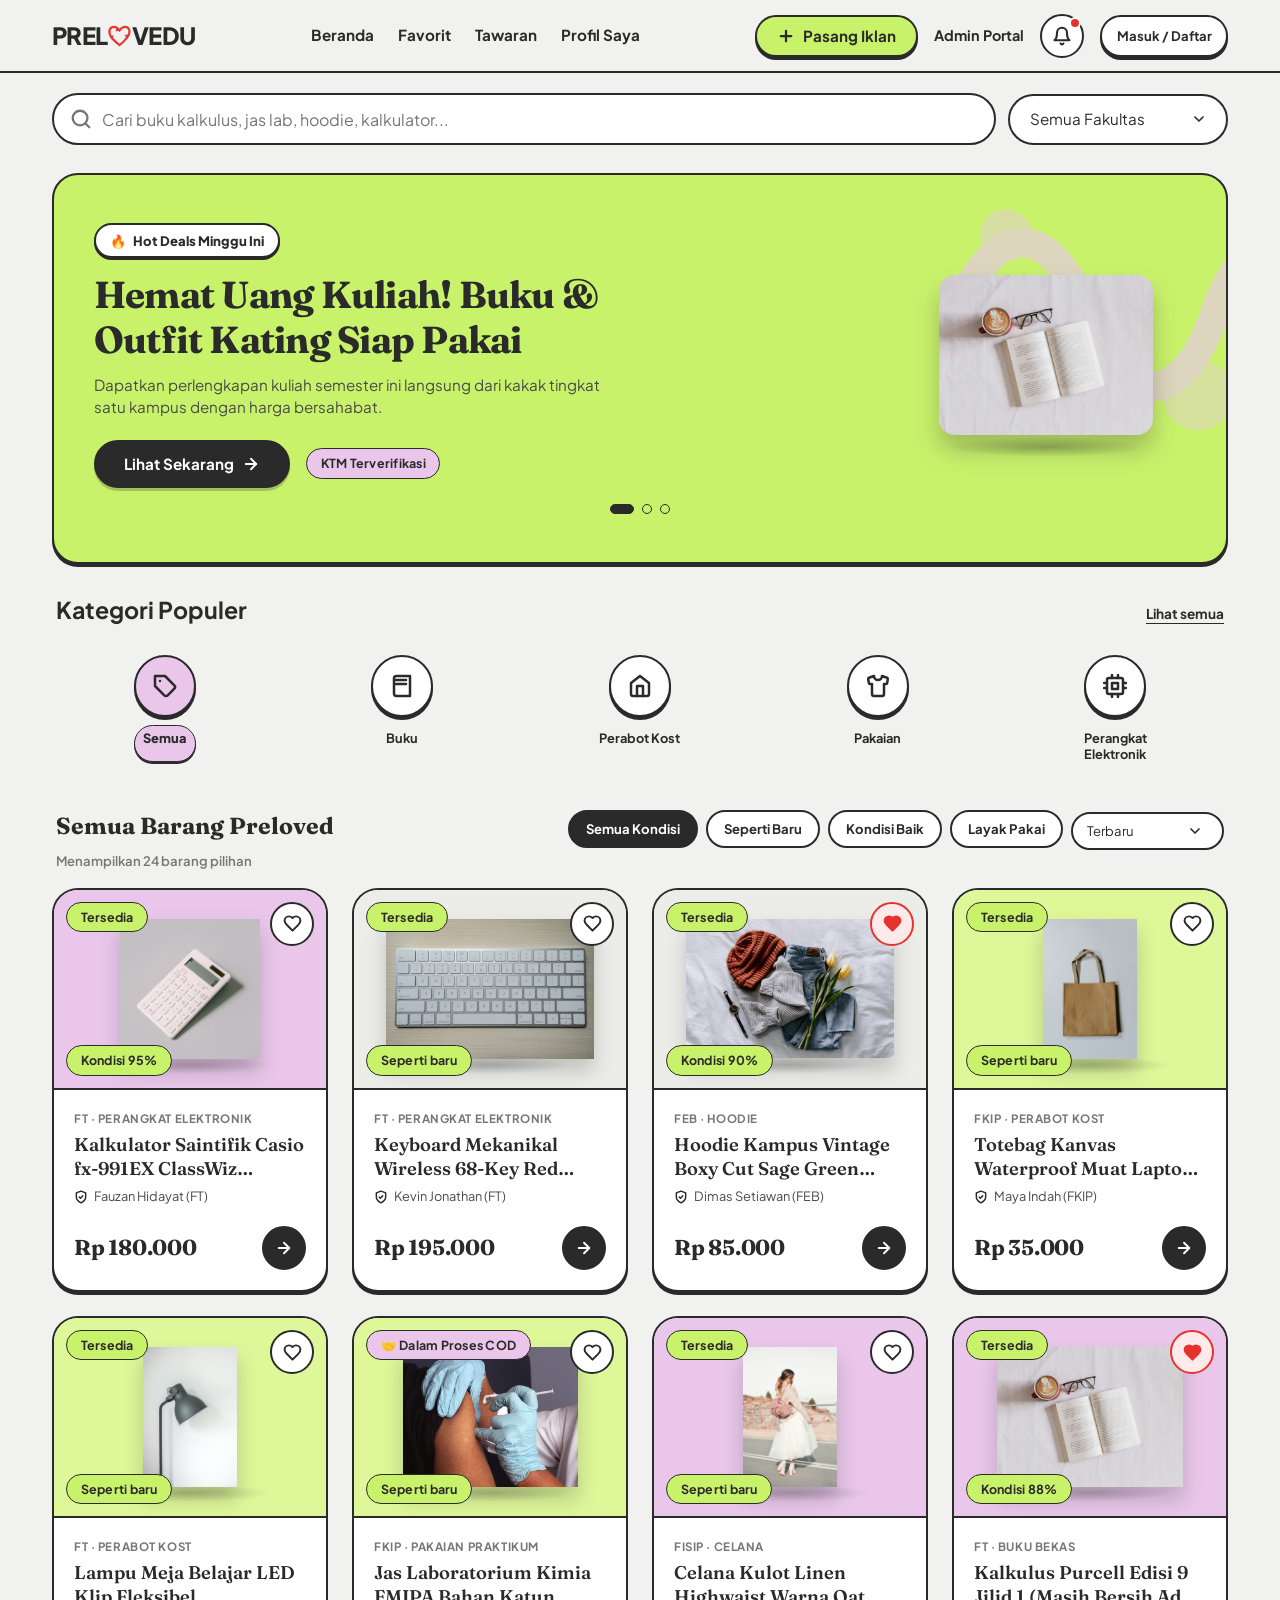
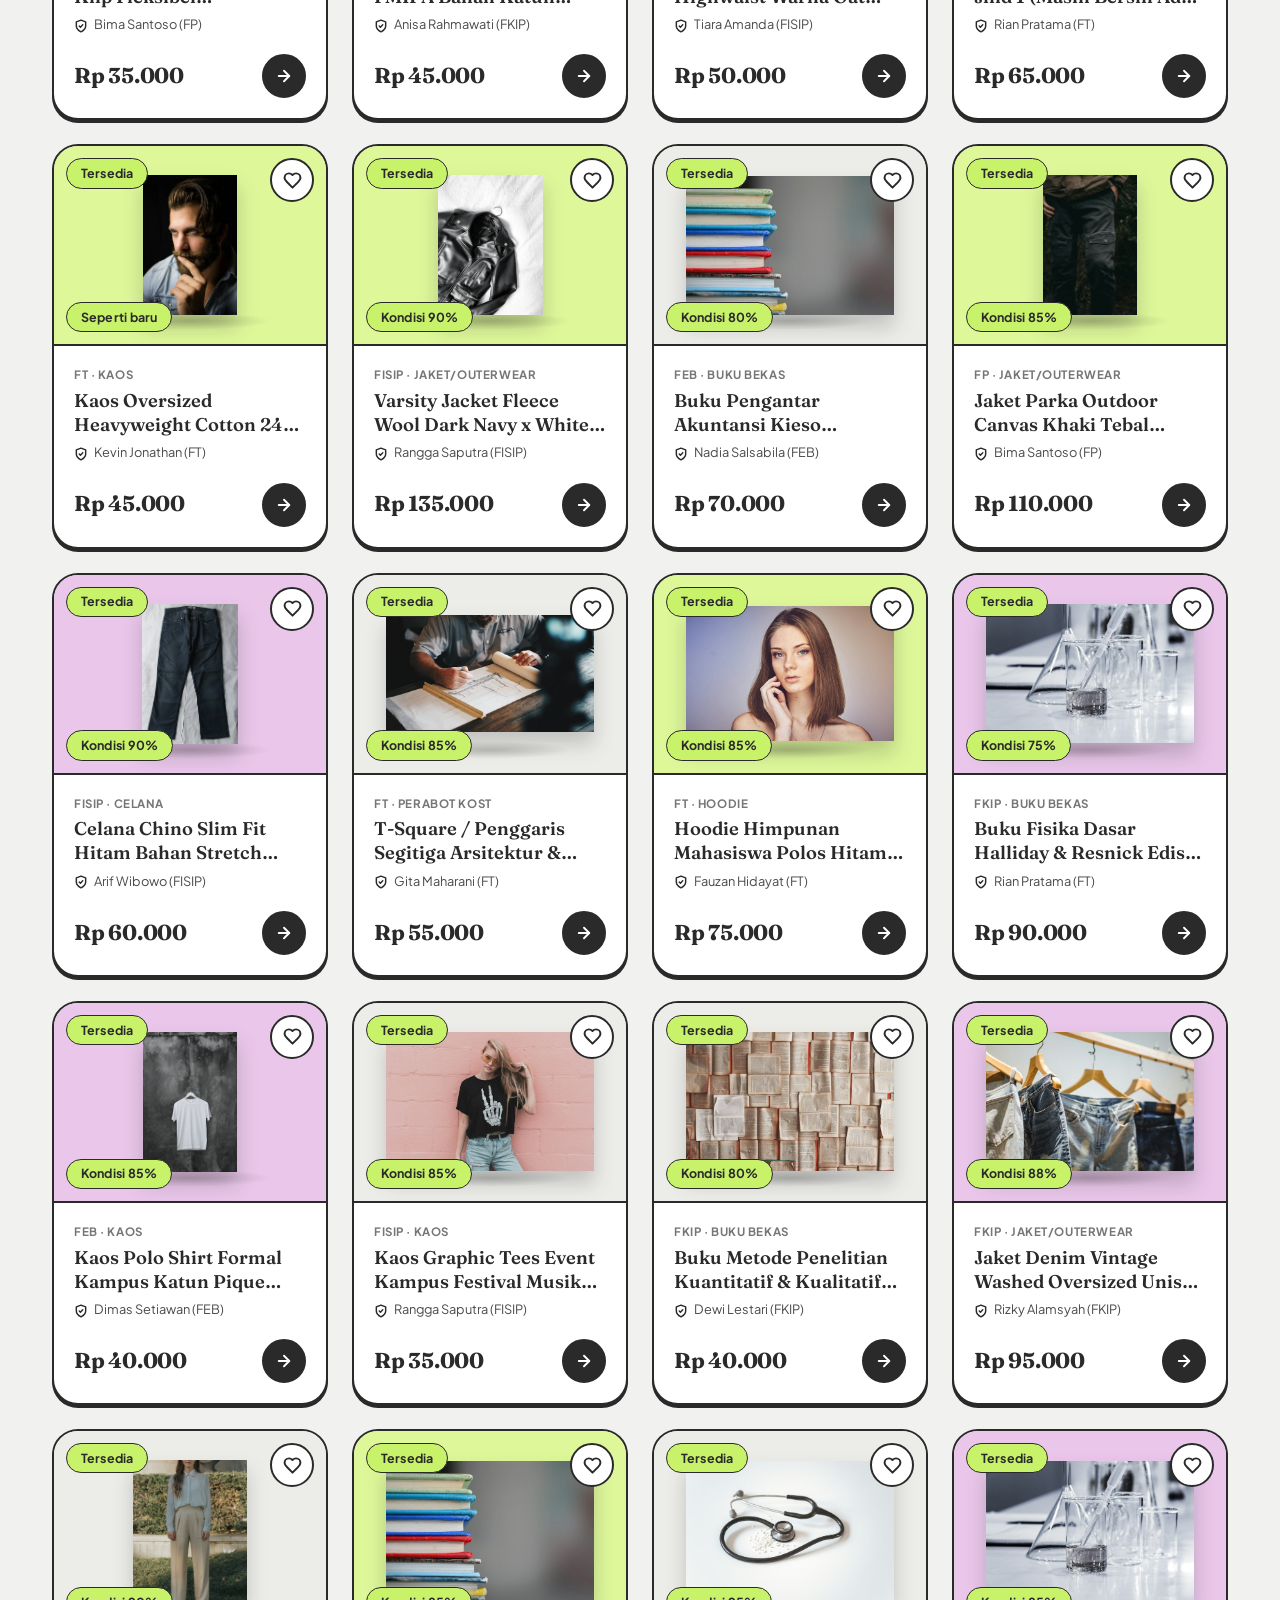
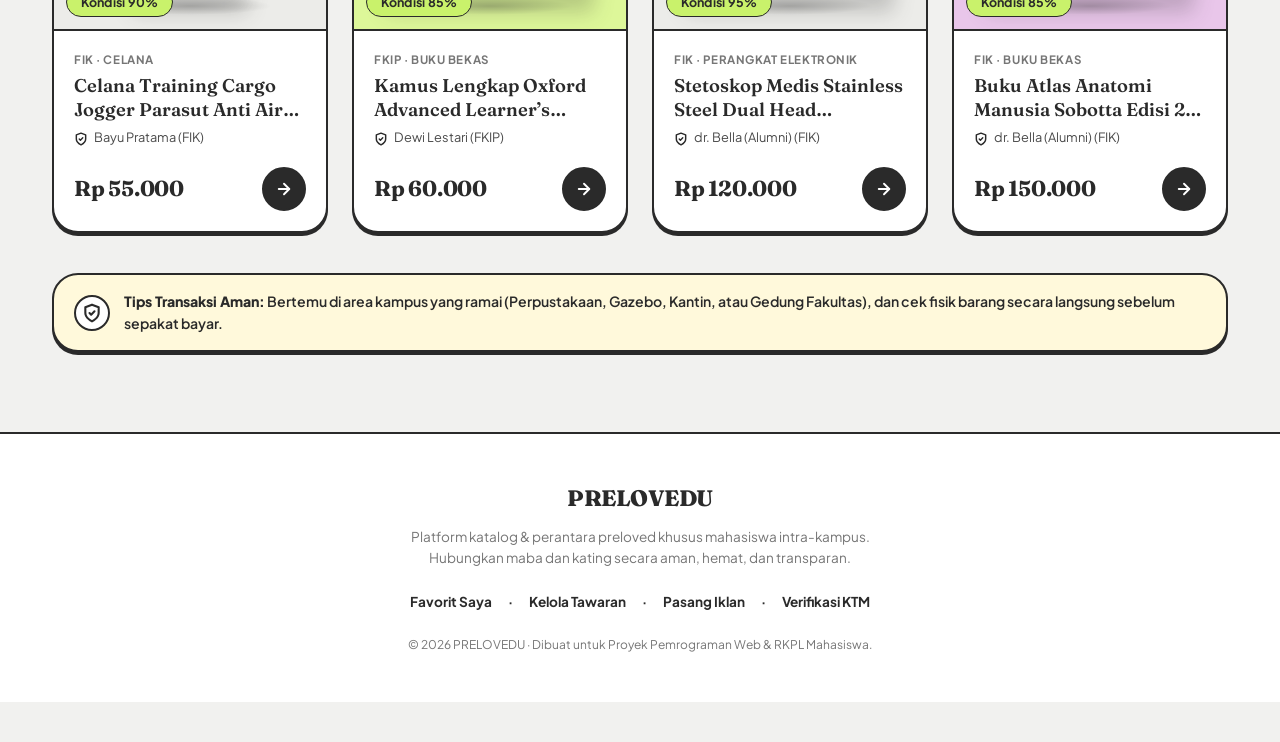
<file: index.html>
<!DOCTYPE html>
<html lang="id">
<head>
  <meta charset="UTF-8" />
  <meta name="viewport" content="width=device-width, initial-scale=1.0, maximum-scale=5.0" />
  <meta name="description" content="PRELOVEDU — Platform marketplace & katalog barang preloved khusus mahasiswa intra-kampus. Cari buku kuliah, jas lab, jaket himpunan murah dari kating." />
  <title>PRELOVEDU — Marketplace & Katalog Preloved Mahasiswa</title>

  <!-- Bootstrap 5 Grid & Utilities Foundation Only -->
  <link href="https://cdn.jsdelivr.net/npm/bootstrap@5.3.3/dist/css/bootstrap.min.css" rel="stylesheet" />

  <!-- PRELOVEDU Design Tokens & Custom Styles (Playful-Editorial) -->
  <link rel="stylesheet" href="assets/css/tokens.css" />
  <link rel="stylesheet" href="assets/css/base.css" />
  <link rel="stylesheet" href="assets/css/components.css" />
  <link rel="stylesheet" href="assets/css/pages.css" />
</head>
<body>

  <!-- 1. Header Sticky (Desktop & Top Bar Mobile) -->
  <div id="header-mount"></div>

  <!-- Konten Utama Aplikasi -->
  <main class="app-container" style="padding-top: 1.25rem;">

    <!-- Sapaan Pengguna & Baris Pencarian Cepat -->
    <section class="search-filter-section">
      <div class="search-bar-wrap">
        <span class="search-icon">
          <svg width="22" height="22" viewBox="0 0 24 24" fill="none" stroke="currentColor" stroke-width="2.5" stroke-linecap="round" stroke-linejoin="round">
            <circle cx="11" cy="11" r="8"></circle>
            <line x1="21" y1="21" x2="16.65" y2="16.65"></line>
          </svg>
        </span>
        <input type="text" 
               id="search-input" 
               class="input-pill" 
               placeholder="Cari buku kalkulus, jas lab, hoodie, kalkulator..." 
               autocomplete="off" />
      </div>

      <!-- Filter Fakultas (Dropdown Pill) -->
      <div class="faculty-dropdown-wrap">
        <select id="faculty-select" class="input-pill select-pill" aria-label="Filter berdasarkan Fakultas">
          <option value="Semua Fakultas">Semua Fakultas</option>
          <option value="FKIP">FKIP</option>
          <option value="FEB">FEB</option>
          <option value="FT">FT</option>
          <option value="FP">FP</option>
          <option value="FISIP">FISIP</option>
          <option value="FIK">FIK</option>
          <option value="FAI">FAI</option>
        </select>
      </div>
    </section>

    <!-- 2. Hero Banner "Hot Deals & Barang Kating" (Playful-Editorial Style) -->
    <section class="hero-banner" aria-label="Promo Unggulan">
      <!-- Ornamen Garis SVG Organik Lilac -->
      <svg class="hero-deco-squiggly" viewBox="0 0 200 200" fill="none" xmlns="http://www.w3.org/2000/svg">
        <path d="M20,100 C40,40 80,40 100,100 C120,160 160,160 180,100 C200,40 240,40 260,100" stroke="#E9C6EA" stroke-width="18" stroke-linecap="round"/>
        <circle cx="50" cy="50" r="16" fill="#E9C6EA" opacity="0.7"/>
        <circle cx="170" cy="150" r="22" fill="#E9C6EA" opacity="0.6"/>
      </svg>

      <div class="hero-banner-content">
        <div class="hero-text-col">
          <div class="hero-pill-tag">
            <span>🔥</span> Hot Deals Minggu Ini
          </div>
          <h1 class="hero-title">Hemat Uang Kuliah! Buku & Outfit Kating Siap Pakai</h1>
          <p class="hero-subtitle">
            Dapatkan perlengkapan kuliah semester ini langsung dari kakak tingkat satu kampus dengan harga bersahabat.
          </p>
          <div class="d-flex align-items-center gap-3">
            <a href="#katalog-section" class="btn-pill btn-pill-ink">
              <span>Lihat Sekarang</span>
              <svg width="18" height="18" viewBox="0 0 24 24" fill="none" stroke="currentColor" stroke-width="2.5" stroke-linecap="round" stroke-linejoin="round">
                <line x1="5" y1="12" x2="19" y2="12"></line>
                <polyline points="12 5 19 12 12 19"></polyline>
              </svg>
            </a>
            <span class="badge-pill badge-pill-lilac d-none d-sm-inline-flex">
              KTM Terverifikasi
            </span>
          </div>
        </div>

        <div class="hero-image-col">
          <div class="hero-featured-img-wrap">
            <img id="hero-img" src="assets/img/products/prd-001-1.jpg" alt="Buku Kalkulus Purcell Unggulan" class="hero-featured-img" style="border-radius: 16px; object-fit: cover;" />
            <div class="hero-featured-shadow"></div>
          </div>
        </div>
      </div>

      <!-- Carousel Dots Indicator -->
      <div class="carousel-dots">
        <button class="carousel-dot active" aria-label="Slide 1"></button>
        <button class="carousel-dot" aria-label="Slide 2"></button>
        <button class="carousel-dot" aria-label="Slide 3"></button>
      </div>
    </section>

    <!-- 3. Kategori Lingkaran (Horizontal Scrollable Chips) -->
    <section class="category-section" aria-label="Kategori Barang">
      <div class="section-header">
        <h2 class="section-title">
          <span>Kategori Populer</span>
        </h2>
        <a href="#katalog-section" class="section-link">Lihat semua</a>
      </div>
      
      <!-- List chip kategori bulat horizontal -->
      <div id="categories-container" class="category-chips-grid"></div>
    </section>

    <!-- 4. Katalog Utama & Filter Tambahan -->
    <section id="katalog-section" aria-label="Katalog Semua Produk">
      <div class="section-header flex-wrap gap-2">
        <div>
          <h2 class="section-title">Semua Barang Preloved</h2>
          <span id="products-count" style="font-size:0.82rem; color:var(--ink-muted); font-weight:600;">
            Menampilkan 24 barang pilihan
          </span>
        </div>

        <!-- Filter Chips Kondisi & Sorting -->
        <div class="d-flex align-items-center gap-2 flex-wrap">
          <div class="filter-pills-row">
            <button type="button" class="chip-filter active" data-condition="all">Semua Kondisi</button>
            <button type="button" class="chip-filter" data-condition="seperti_baru">Seperti Baru</button>
            <button type="button" class="chip-filter" data-condition="baik">Kondisi Baik</button>
            <button type="button" class="chip-filter" data-condition="layak_pakai">Layak Pakai</button>
          </div>

          <!-- Urutan -->
          <select id="sort-select" class="input-pill select-pill" style="height:38px; padding:0.25rem 2.25rem 0.25rem 0.85rem; font-size:0.82rem; width:auto;" aria-label="Urutkan Produk">
            <option value="terbaru">Terbaru</option>
            <option value="termurah">Harga Termurah</option>
            <option value="termahal">Harga Tertinggi</option>
          </select>
        </div>
      </div>

      <!-- Grid Produk Dinamis -->
      <div id="products-grid" class="products-grid">
        <!-- Skeleton Loading Awal -->
        <div class="skeleton-box" style="height: 320px;"></div>
        <div class="skeleton-box" style="height: 320px;"></div>
        <div class="skeleton-box" style="height: 320px;"></div>
        <div class="skeleton-box" style="height: 320px;"></div>
      </div>
    </section>

    <!-- 6. Pengingat Keamanan Ramah (Wajib Sesuai Bagian 2) -->
    <section class="safety-banner" role="note" aria-label="Pengingat Keamanan Transaksi">
      <div class="safety-icon">
        <svg width="20" height="20" viewBox="0 0 24 24" fill="none" stroke="#2A2A2A" stroke-width="2.5" stroke-linecap="round" stroke-linejoin="round">
          <path d="M12 22s8-4 8-10V5l-8-3-8 3v7c0 6 8 10 8 10z"></path>
          <path d="m9 12 2 2 4-4"></path>
        </svg>
      </div>
      <div>
        <strong>Tips Transaksi Aman:</strong> Bertemu di area kampus yang ramai (Perpustakaan, Gazebo, Kantin, atau Gedung Fakultas), dan cek fisik barang secara langsung sebelum sepakat bayar.
      </div>
    </section>

  </main>

  <!-- 7. Footer Informatif -->
  <footer class="app-footer">
    <div class="app-container">
      <div class="footer-brand">
        <!-- Logo Text -->
        <span style="font-family:var(--font-serif); font-size:1.4rem; font-weight:800; letter-spacing:-0.02em;">PRELOVEDU</span>
      </div>
      <p class="footer-text">
        Platform katalog & perantara preloved khusus mahasiswa intra-kampus. Hubungkan maba dan kating secara aman, hemat, dan transparan.
      </p>
      <div class="d-flex justify-content-center gap-3" style="font-size:0.85rem; font-weight:700;">
        <a href="pages/favorit.html">Favorit Saya</a>
        <span>·</span>
        <a href="pages/tawaran.html">Kelola Tawaran</a>
        <span>·</span>
        <a href="pages/jual.html">Pasang Iklan</a>
        <span>·</span>
        <a href="pages/profil.html">Verifikasi KTM</a>
      </div>
      <div style="font-size:0.75rem; color:var(--ink-muted); margin-top:1.5rem;">
        © 2026 PRELOVEDU · Dibuat untuk Proyek Pemrograman Web & RKPL Mahasiswa.
      </div>
    </div>
  </footer>

  <!-- 8. Bottom Navigation Bar Mobile -->
  <div id="bottom-nav-mount"></div>

  <!-- JavaScript Modules -->
  <script type="module" src="assets/js/main.js"></script>
</body>
</html>
</file>
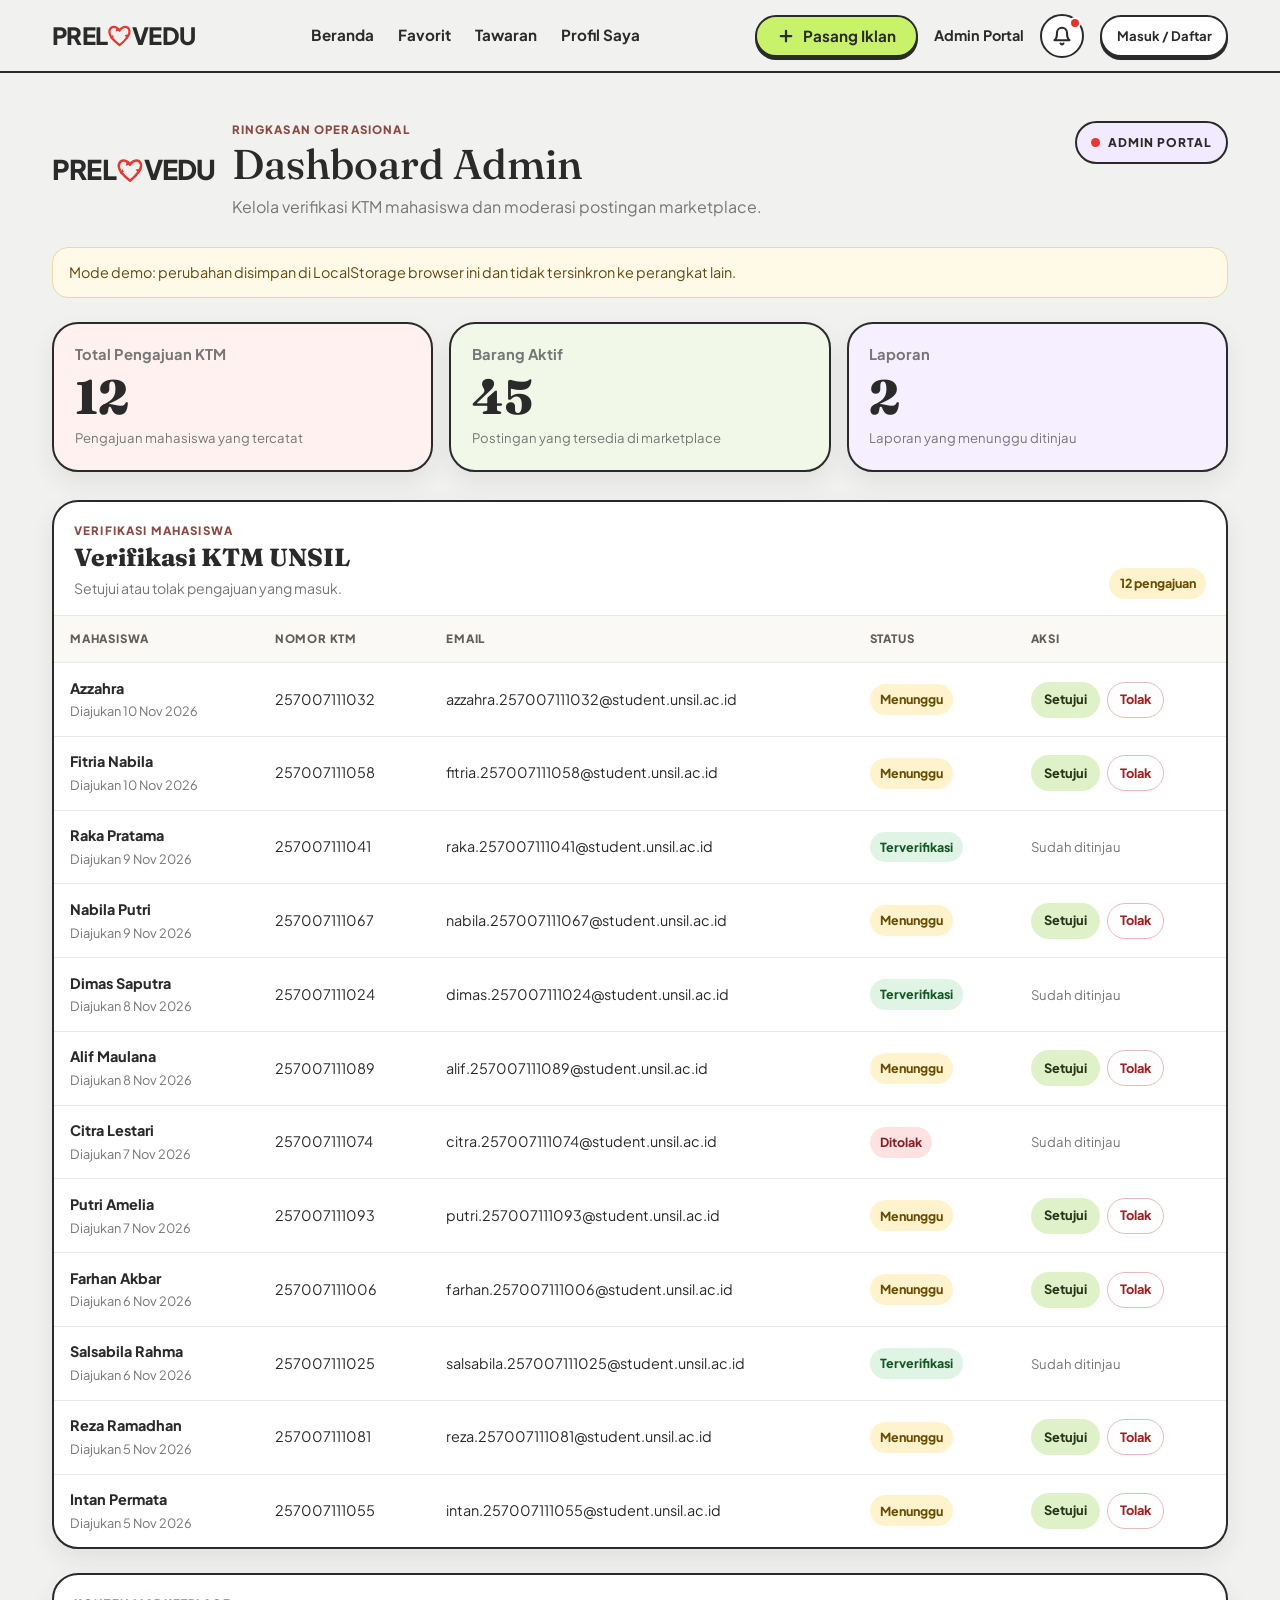
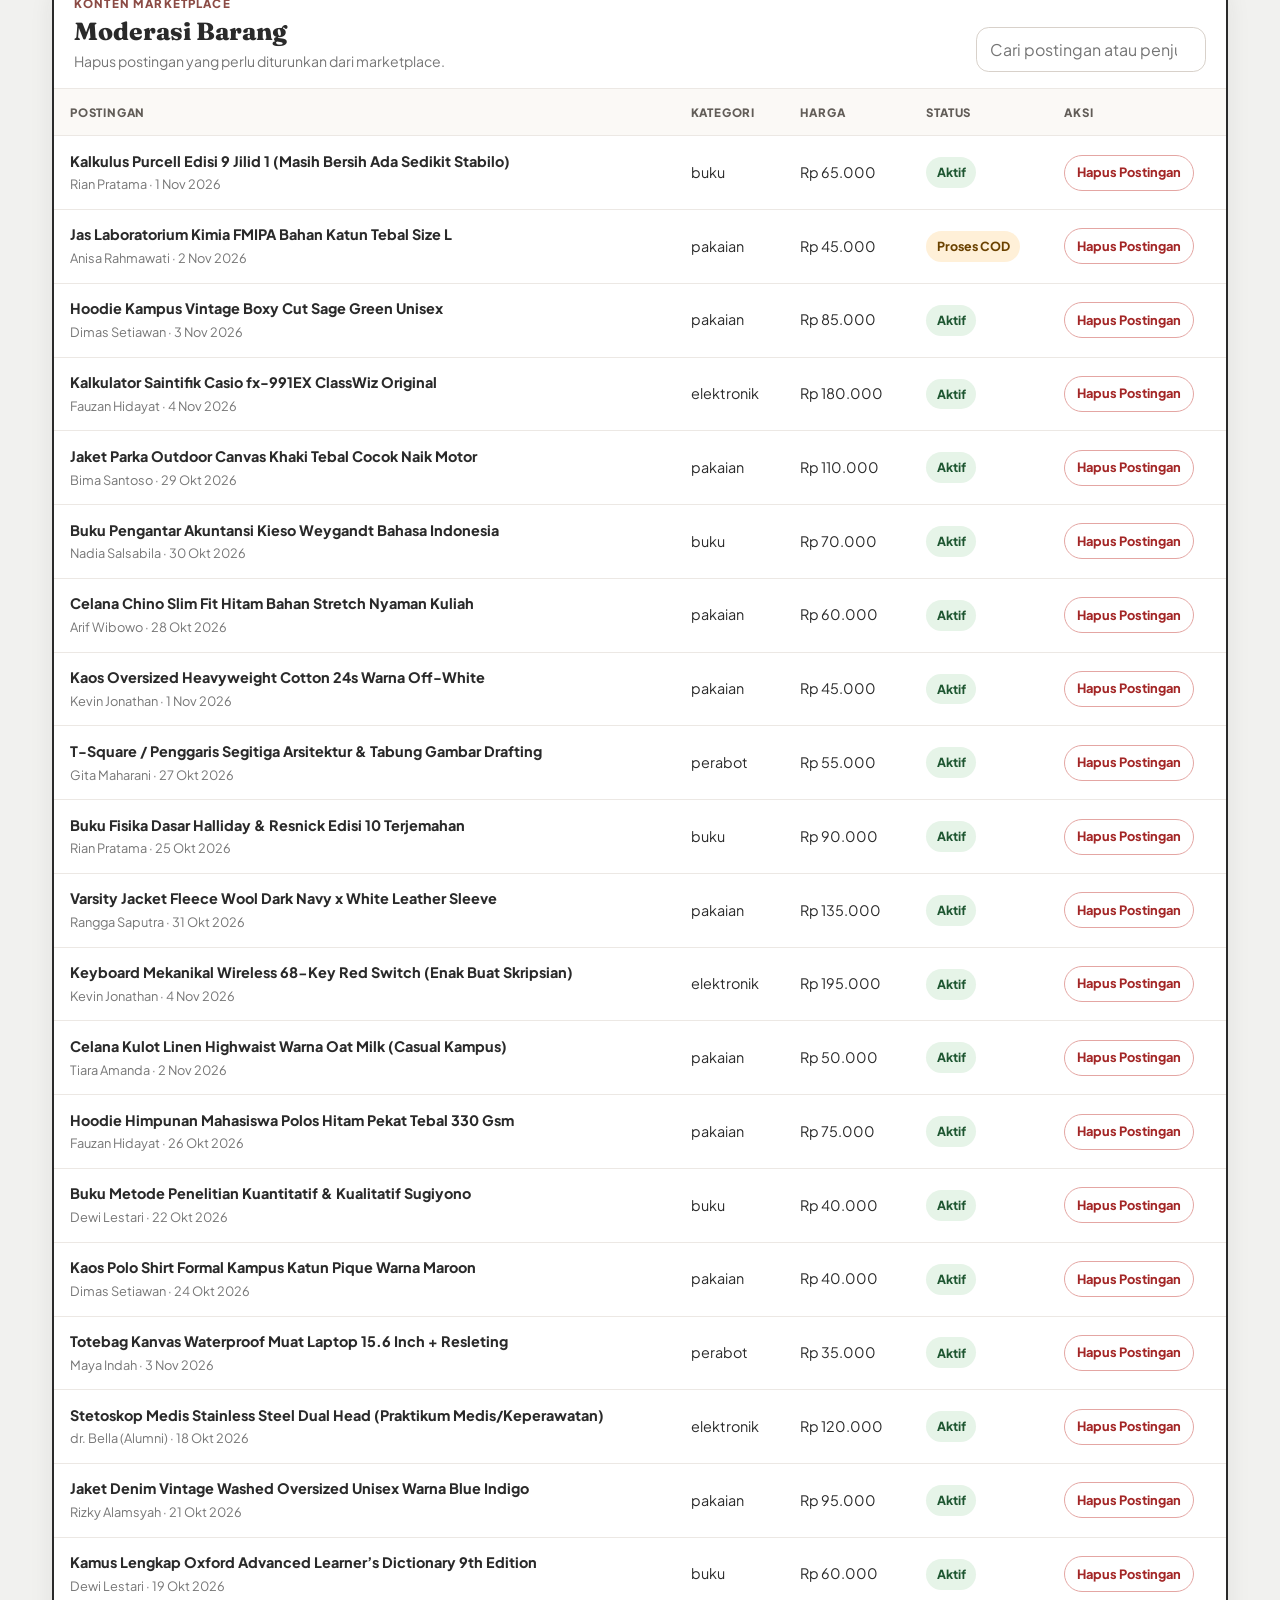
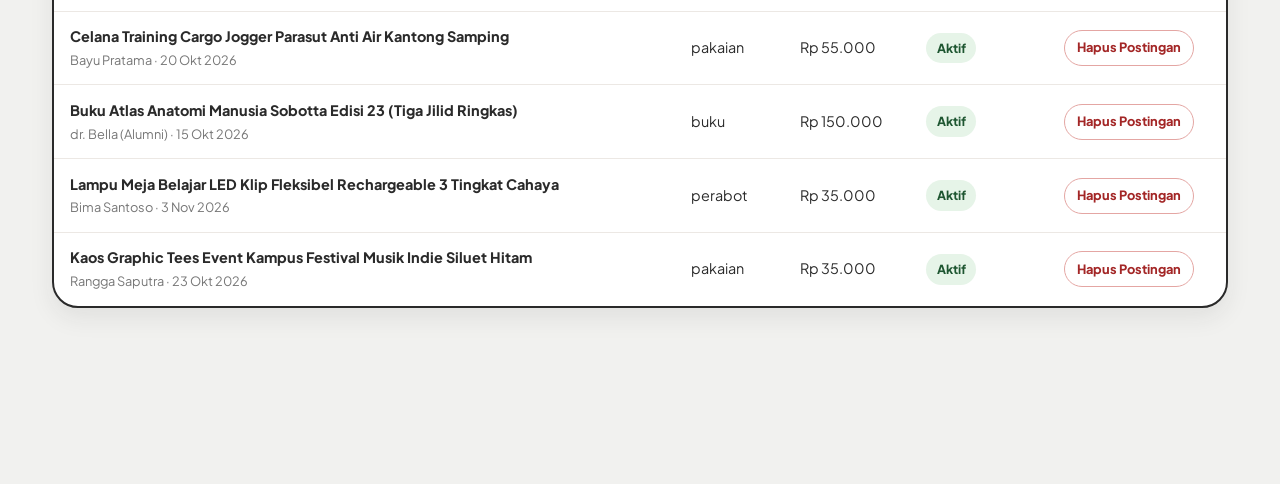
<file: pages/admin.html>
<!DOCTYPE html>
<html lang="id">
<head>
  <meta charset="UTF-8" />
  <meta name="viewport" content="width=device-width, initial-scale=1.0, maximum-scale=5.0" />
  <meta name="description" content="Admin Portal PRELOVEDU." />
  <title>Admin Portal — PRELOVEDU</title>
  <link href="https://cdn.jsdelivr.net/npm/bootstrap@5.3.3/dist/css/bootstrap.min.css" rel="stylesheet" />
  <link rel="stylesheet" href="../assets/css/tokens.css" />
  <link rel="stylesheet" href="../assets/css/base.css" />
  <link rel="stylesheet" href="../assets/css/components.css" />
  <link rel="stylesheet" href="../assets/css/pages.css" />
  <style>
    .admin-dashboard { padding-block: clamp(1.5rem, 4vw, 3rem) 7rem; }
    .admin-dashboard-header { display: flex; align-items: flex-start; justify-content: space-between; gap: 1.5rem; margin-bottom: 1.75rem; }
    .admin-brand-lockup { display: flex; align-items: center; flex-wrap: wrap; gap: 1rem; }
    .admin-dashboard-title { margin: 0; font-family: var(--font-serif); font-size: clamp(1.8rem, 4vw, 2.6rem); line-height: 1.08; }
    .admin-dashboard-subtitle { margin: .5rem 0 0; max-width: 58ch; color: var(--ink-muted); }
    .admin-portal-badge { display: inline-flex; align-items: center; gap: .5rem; flex: 0 0 auto; padding: .65rem .9rem; border: 2px solid var(--ink); border-radius: 999px; background: #f2eaff; color: var(--ink); font-size: .75rem; font-weight: 800; letter-spacing: .08em; }
    .admin-portal-dot { width: .55rem; height: .55rem; border-radius: 50%; background: #e53935; }
    .admin-demo-note { margin-bottom: 1.5rem; padding: .85rem 1rem; border: 1px solid #ead9a4; border-radius: 1rem; background: #fff9e7; color: #614a13; font-size: .9rem; }
    .admin-stat-grid { display: grid; grid-template-columns: repeat(3, minmax(0, 1fr)); gap: 1rem; margin-bottom: 1.75rem; }
    .admin-stat-card, .admin-panel { border: var(--border-thick); border-radius: var(--radius-card); background: var(--white); box-shadow: var(--shadow-soft); }
    .admin-stat-card { min-height: 150px; padding: 1.2rem 1.3rem; }
    .admin-stat-card--rose { background: #fff1ef; }
    .admin-stat-card--lime { background: #f2f8e8; }
    .admin-stat-card--lilac { background: #f5efff; }
    .admin-stat-label { margin: 0; color: var(--ink-muted); font-size: .92rem; font-weight: 700; }
    .admin-stat-value { margin: .5rem 0 .15rem; font-family: var(--font-serif); font-size: clamp(2.2rem, 5vw, 3rem); font-weight: 800; line-height: 1; }
    .admin-stat-caption { margin: .4rem 0 0; color: var(--ink-muted); font-size: .82rem; }
    .admin-panel { overflow: hidden; margin-bottom: 1.5rem; }
    .admin-panel-header { display: flex; align-items: flex-end; justify-content: space-between; gap: 1rem; padding: 1.25rem 1.25rem 1rem; }
    .admin-panel-kicker { margin: 0 0 .25rem; color: #8b4b45; font-size: .72rem; font-weight: 800; letter-spacing: .1em; text-transform: uppercase; }
    .admin-panel-title { margin: 0; font-family: var(--font-serif); font-size: clamp(1.2rem, 3vw, 1.55rem); font-weight: 800; }
    .admin-panel-description { margin: .3rem 0 0; color: var(--ink-muted); font-size: .88rem; }
    .admin-table-wrap { overflow-x: auto; }
    .admin-table { width: 100%; min-width: 760px; border-collapse: collapse; }
    .admin-table th, .admin-table td { padding: .9rem 1rem; border-top: 1px solid #ece8e4; text-align: left; vertical-align: middle; }
    .admin-table th { background: #fbf9f6; color: #625d58; font-size: .72rem; font-weight: 800; letter-spacing: .07em; text-transform: uppercase; white-space: nowrap; }
    .admin-table td { font-size: .9rem; }
    .admin-primary-text { display: block; color: var(--ink); font-weight: 750; }
    .admin-secondary-text { display: block; margin-top: .2rem; color: var(--ink-muted); font-size: .8rem; }
    .admin-status { display: inline-flex; align-items: center; padding: .38rem .65rem; border-radius: 999px; font-size: .78rem; font-weight: 750; white-space: nowrap; }
    .admin-status--waiting { background: #fff3cd; color: #674d03; }
    .admin-status--verified { background: #dff4e5; color: #155724; }
    .admin-status--rejected { background: #fde2e2; color: #842029; }
    .admin-status--active { background: #e6f4e8; color: #1e5631; }
    .admin-status--cod { background: #fff0d8; color: #6b4200; }
    .admin-status--sold { background: #ece9e6; color: #504b46; }
    .admin-action-group { display: flex; flex-wrap: wrap; gap: .45rem; }
    .admin-action-button { min-height: 36px; padding: .45rem .75rem; border: 1px solid transparent; border-radius: 999px; font: inherit; font-size: .8rem; font-weight: 750; cursor: pointer; white-space: nowrap; }
    .admin-action-button:focus-visible, .admin-search:focus-visible { outline: 3px solid #6a4c93; outline-offset: 2px; }
    .admin-action-button--approve { background: #dff1c8; color: #26351a; }
    .admin-action-button--reject { border-color: #e9b9b7; background: #fff; color: #9b2424; }
    .admin-action-button--delete { border-color: #e4a6a3; background: #fff; color: #a32626; }
    .admin-action-placeholder { color: var(--ink-muted); font-size: .82rem; }
    .admin-search { width: min(100%, 280px); min-height: 42px; padding: .6rem .8rem; border: 1px solid #d8d1ca; border-radius: .8rem; background: #fff; color: var(--ink); }
    .admin-empty-state { padding: 2rem 1rem !important; color: var(--ink-muted); text-align: center !important; }
    @media (min-width: 768px) {
      .admin-bottom-nav { display: none; }
    }
    @media (max-width: 767.98px) {
      .admin-dashboard-header { flex-direction: column; align-items: flex-start; }
      .admin-stat-grid { grid-template-columns: 1fr; }
      .admin-stat-card { min-height: auto; }
      .admin-panel-header { align-items: flex-start; flex-direction: column; }
      .admin-search { width: 100%; }
    }
  </style>
</head>
<body>
  <div id="header-mount"></div>

  <main class="app-container admin-dashboard">
    <header class="admin-dashboard-header">
      <div class="admin-brand-lockup">
        <div id="admin-brand-logo" aria-label="PRELOVEDU"></div>
        <div>
          <p class="admin-panel-kicker">Ringkasan operasional</p>
          <h1 class="admin-dashboard-title">Dashboard Admin</h1>
          <p class="admin-dashboard-subtitle">Kelola verifikasi KTM mahasiswa dan moderasi postingan marketplace.</p>
        </div>
      </div>
      <span class="admin-portal-badge"><span class="admin-portal-dot" aria-hidden="true"></span>ADMIN PORTAL</span>
    </header>

    <aside class="admin-demo-note" role="note">
      Mode demo: perubahan disimpan di LocalStorage browser ini dan tidak tersinkron ke perangkat lain.
    </aside>

    <section class="admin-stat-grid" aria-label="Statistik dashboard">
      <article class="admin-stat-card admin-stat-card--rose">
        <p class="admin-stat-label">Total Pengajuan KTM</p>
        <p id="stat-ktm-total" class="admin-stat-value" aria-live="polite">12</p>
        <p class="admin-stat-caption">Pengajuan mahasiswa yang tercatat</p>
      </article>
      <article class="admin-stat-card admin-stat-card--lime">
        <p class="admin-stat-label">Barang Aktif</p>
        <p id="stat-active-products" class="admin-stat-value" aria-live="polite">45</p>
        <p class="admin-stat-caption">Postingan yang tersedia di marketplace</p>
      </article>
      <article class="admin-stat-card admin-stat-card--lilac">
        <p class="admin-stat-label">Laporan</p>
        <p id="stat-reports" class="admin-stat-value" aria-live="polite">2</p>
        <p class="admin-stat-caption">Laporan yang menunggu ditinjau</p>
      </article>
    </section>

    <section class="admin-panel" aria-labelledby="ktm-heading">
      <header class="admin-panel-header">
        <div>
          <p class="admin-panel-kicker">Verifikasi mahasiswa</p>
          <h2 id="ktm-heading" class="admin-panel-title">Verifikasi KTM UNSIL</h2>
          <p class="admin-panel-description">Setujui atau tolak pengajuan yang masuk.</p>
        </div>
        <span id="ktm-count-label" class="admin-status admin-status--waiting">12 pengajuan</span>
      </header>
      <div class="admin-table-wrap">
        <table class="admin-table" aria-label="Daftar verifikasi KTM mahasiswa UNSIL">
          <thead>
            <tr>
              <th scope="col">Mahasiswa</th>
              <th scope="col">Nomor KTM</th>
              <th scope="col">Email</th>
              <th scope="col">Status</th>
              <th scope="col">Aksi</th>
            </tr>
          </thead>
          <tbody id="ktm-table-body"></tbody>
        </table>
      </div>
    </section>

    <section class="admin-panel" aria-labelledby="products-heading">
      <header class="admin-panel-header">
        <div>
          <p class="admin-panel-kicker">Konten marketplace</p>
          <h2 id="products-heading" class="admin-panel-title">Moderasi Barang</h2>
          <p class="admin-panel-description">Hapus postingan yang perlu diturunkan dari marketplace.</p>
        </div>
        <label>
          <span class="visually-hidden">Cari postingan atau penjual</span>
          <input id="product-search" class="admin-search" type="search" placeholder="Cari postingan atau penjual" autocomplete="off" />
        </label>
      </header>
      <div class="admin-table-wrap">
        <table class="admin-table" aria-label="Daftar postingan untuk moderasi">
          <thead>
            <tr>
              <th scope="col">Postingan</th>
              <th scope="col">Kategori</th>
              <th scope="col">Harga</th>
              <th scope="col">Status</th>
              <th scope="col">Aksi</th>
            </tr>
          </thead>
          <tbody id="products-table-body"></tbody>
        </table>
      </div>
    </section>
  </main>

  <div id="bottom-nav-mount" class="admin-bottom-nav"></div>

  <script type="module">
    import { renderHeader, renderBottomNav } from '../assets/js/components/navbar.js';
    import { renderFavicon } from '../assets/js/components/logo.js';
    import { initAdminDashboard } from '../assets/js/components/admin-dashboard.js';

    document.getElementById('header-mount').innerHTML = renderHeader('admin', '../');
    document.getElementById('bottom-nav-mount').innerHTML = renderBottomNav('home', '../');
    initAdminDashboard();

    const favicon = document.createElement('link');
    favicon.rel = 'icon';
    favicon.type = 'image/svg+xml';
    favicon.href = renderFavicon();
    document.head.appendChild(favicon);
  </script>
</body>
</html>
</file>
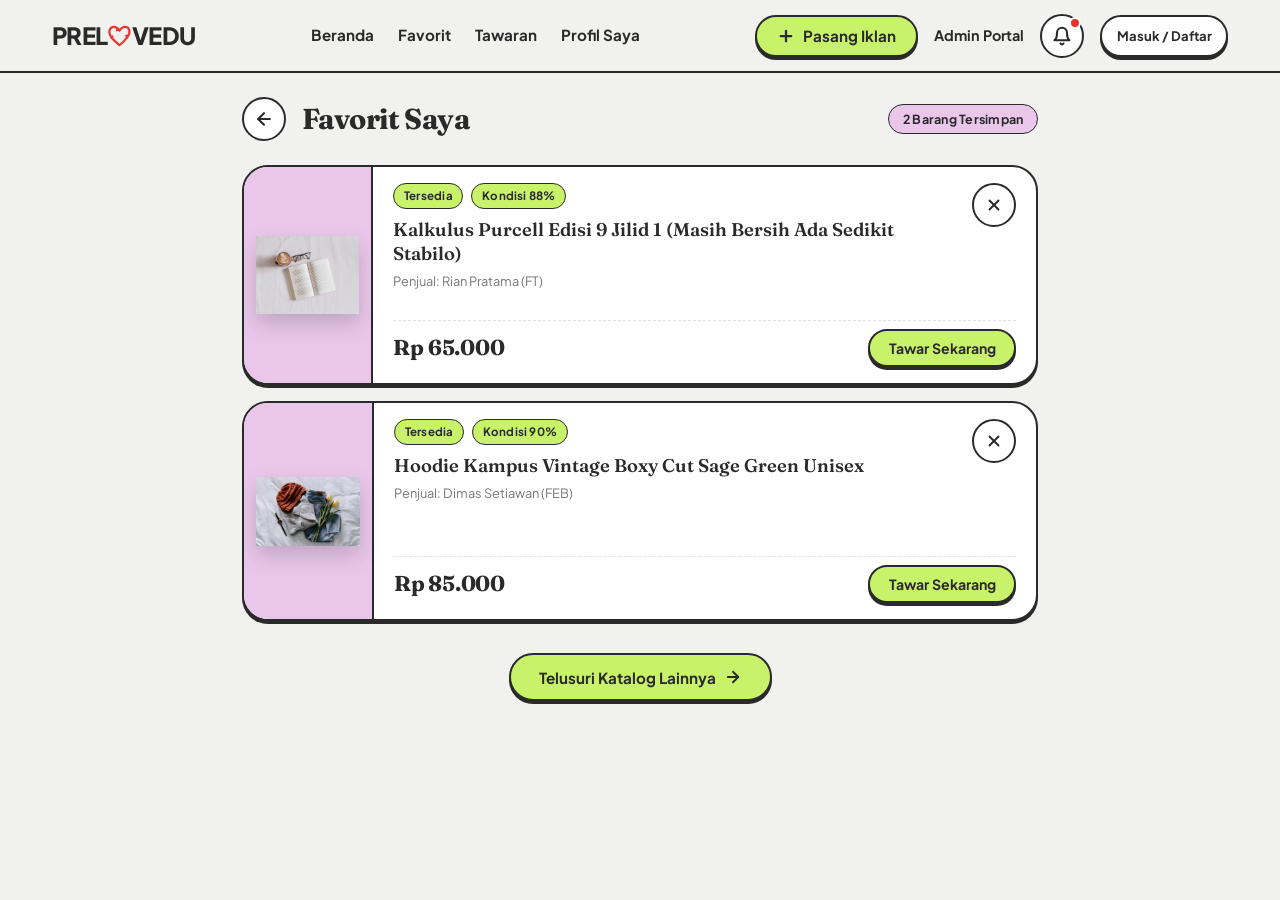
<file: pages/favorit.html>
<!DOCTYPE html>
<html lang="id">
<head>
  <meta charset="UTF-8" />
  <meta name="viewport" content="width=device-width, initial-scale=1.0, maximum-scale=5.0" />
  <title>Favorit Saya — PRELOVEDU</title>

  <link href="https://cdn.jsdelivr.net/npm/bootstrap@5.3.3/dist/css/bootstrap.min.css" rel="stylesheet" />
  <link rel="stylesheet" href="../assets/css/tokens.css" />
  <link rel="stylesheet" href="../assets/css/base.css" />
  <link rel="stylesheet" href="../assets/css/components.css" />
  <link rel="stylesheet" href="../assets/css/pages.css" />
</head>
<body>

  <!-- Top Header Mount -->
  <div id="header-mount"></div>

  <main class="app-container" style="padding-top: 1.5rem; max-width: 860px;">
    <!-- Header Halaman Favorit -->
    <div class="d-flex align-items-center justify-content-between mb-4">
      <div class="d-flex align-items-center gap-3">
        <a href="../index.html" class="btn-circle btn-circle-white" aria-label="Kembali ke Beranda">
          <svg width="20" height="20" viewBox="0 0 24 24" fill="none" stroke="currentColor" stroke-width="2.5" stroke-linecap="round" stroke-linejoin="round">
            <line x1="19" y1="12" x2="5" y2="12"></line>
            <polyline points="12 19 5 12 12 5"></polyline>
          </svg>
        </a>
        <h1 class="hero-title" style="font-size: 1.8rem; margin-bottom: 0;">Favorit Saya</h1>
      </div>
      <span id="fav-count-badge" class="badge-pill badge-pill-lilac">0 Barang Tersimpan</span>
    </div>

    <!-- Daftar Produk Favorit -->
    <div id="favorites-list" class="d-flex flex-column gap-3 mb-4">
      <!-- Loading Skeleton -->
      <div class="skeleton-box" style="height: 120px; border-radius: var(--radius-card);"></div>
      <div class="skeleton-box" style="height: 120px; border-radius: var(--radius-card);"></div>
    </div>

    <!-- Tombol Jelajahi Lagi -->
    <div class="text-center pt-2 pb-5">
      <a href="../index.html" class="btn-pill btn-pill-lime">
        <span>Telusuri Katalog Lainnya</span>
        <svg width="18" height="18" viewBox="0 0 24 24" fill="none" stroke="currentColor" stroke-width="2.5" stroke-linecap="round" stroke-linejoin="round">
          <line x1="5" y1="12" x2="19" y2="12"></line>
          <polyline points="12 5 19 12 12 19"></polyline>
        </svg>
      </a>
    </div>
  </main>

  <!-- Bottom Navigation Mount -->
  <div id="bottom-nav-mount"></div>

  <script type="module">
    import { renderHeader, renderBottomNav, showToast } from '../assets/js/components/navbar.js';
    import { renderFavicon } from '../assets/js/components/logo.js';
    import { getFavorites, getProducts, toggleFavorite } from '../assets/js/services/storage.js';
    import { formatRupiah } from '../assets/js/components/product-card.js';
    import { icons } from '../assets/js/components/icons.js';

    function init() {
      // Favicon
      const linkFavicon = document.createElement('link');
      linkFavicon.rel = 'icon';
      linkFavicon.type = 'image/svg+xml';
      linkFavicon.href = renderFavicon();
      document.head.appendChild(linkFavicon);

      // Render Navs
      document.getElementById('header-mount').innerHTML = renderHeader('favorit', '../');
      document.getElementById('bottom-nav-mount').innerHTML = renderBottomNav('favorit', '../');

      renderFavoriteItems();

      // Sinkronisasi antar-tab dan event lokal
      window.addEventListener('favoritesUpdated', renderFavoriteItems);
      window.addEventListener('productsUpdated', renderFavoriteItems);
      window.addEventListener('storage', (e) => {
        if (e.key === 'prelovedu_favorites' || e.key === 'prelovedu_products') {
          renderFavoriteItems();
        }
      });
    }

    if (document.readyState === 'loading') {
      document.addEventListener('DOMContentLoaded', init);
    } else {
      init();
    }

    function renderFavoriteItems() {
      const container = document.getElementById('favorites-list');
      const countBadge = document.getElementById('fav-count-badge');
      const favIds = getFavorites();
      const allProducts = getProducts();
      const favProducts = allProducts.filter(p => favIds.includes(p.id));

      if (countBadge) {
        countBadge.textContent = `${favProducts.length} Barang Tersimpan`;
      }

      if (favProducts.length === 0) {
        container.innerHTML = `
          <div class="empty-state-card">
            <div class="empty-state-icon" style="color:var(--heart-red);">
              ${icons.heart(32, 2.5, false)}
            </div>
            <h3 style="font-family:var(--font-serif); font-size:1.35rem; margin-bottom:0.5rem;">Belum Ada Barang Favorit</h3>
            <p style="color:var(--ink-muted); font-size:0.9rem; margin-bottom:1.5rem;">
              Simpan barang-barang yang kamu taksir dengan menekan ikon hati di katalog agar mudah dipantau.
            </p>
            <a href="../index.html" class="btn-pill btn-pill-lime">
              Mulai Eksplorasi
            </a>
          </div>
        `;
        return;
      }

      container.innerHTML = favProducts.map(item => {
        const status = item.status || 'tersedia';
        const imageSource = item.images?.[0] || 'assets/img/products/prd-001-1.jpg';
        const imageUrl = /^(data:|https?:\/\/)/i.test(imageSource) ? imageSource : `../${imageSource}`;
        let statusBadge = '<span class="badge-pill badge-pill-lime" style="font-size:0.72rem; padding:0.2rem 0.6rem; margin-bottom:0.35rem;">Tersedia</span>';
        let actionBtn = `
          <a href="detail.html?id=${item.id}" class="btn-pill btn-pill-lime" style="min-height:38px; padding:0.4rem 1.15rem; font-size:0.88rem;">
            Tawar Sekarang
          </a>
        `;

        if (status === 'dalam_proses_cod') {
          statusBadge = '<span class="badge-pill badge-pill-lilac" style="font-size:0.72rem; padding:0.2rem 0.6rem; margin-bottom:0.35rem;">🤝 Dalam Proses COD</span>';
        } else if (status === 'terjual') {
          statusBadge = '<span class="badge-pill" style="background:#374151; color:#fff; font-size:0.72rem; padding:0.2rem 0.6rem; margin-bottom:0.35rem;">✓ Terjual</span>';
          actionBtn = `
            <button type="button" class="btn-pill btn-pill-outline" style="min-height:38px; padding:0.4rem 1.15rem; font-size:0.88rem; opacity:0.6; cursor:not-allowed;" disabled>
              Barang Terjual
            </button>
          `;
        }

        return `
        <article class="featured-card ${status === 'terjual' ? 'is-sold' : ''}" style="margin-bottom:0;" data-id="${item.id}">
          <div class="featured-card-media" style="width:130px; min-height:120px; padding:0.75rem;">
            <img src="${imageUrl}" alt="${item.title}" style="max-height:85px;" />
          </div>
          <div class="featured-card-content" style="padding:1rem 1.25rem;">
            <div class="d-flex justify-content-between align-items-start gap-2">
              <div>
                <div class="d-flex align-items-center gap-2 flex-wrap mb-1">
                  ${statusBadge}
                  <span class="badge-pill badge-pill-lime" style="font-size:0.72rem; padding:0.2rem 0.6rem; margin-bottom:0.35rem;">
                    ${item.conditionBadge || item.condition}
                  </span>
                </div>
                <h3 class="product-title" style="font-size:1.15rem; min-height:auto; margin-bottom:0.35rem;">
                  <a href="detail.html?id=${item.id}">${item.title}</a>
                </h3>
                <div style="font-size:0.8rem; color:var(--ink-muted);">Penjual: ${item.seller.name} (${item.faculty})</div>
              </div>

              <!-- Tombol Hapus dari Favorit -->
              <button type="button" class="btn-circle btn-circle-white btn-remove-fav" data-id="${item.id}" aria-label="Hapus dari favorit" title="Hapus dari favorit">
                ${icons.x(18, 2.5)}
              </button>
            </div>

            <div class="d-flex align-items-center justify-content-between mt-3 pt-2" style="border-top:1.5px dashed rgba(42,42,42,0.15);">
              <div class="product-price-val" style="font-size:1.35rem;">${formatRupiah(item.price)}</div>
              ${actionBtn}
            </div>
          </div>
        </article>
      `;
      }).join('');

      // Listener tombol hapus
      container.querySelectorAll('.btn-remove-fav').forEach(btn => {
        btn.addEventListener('click', () => {
          const id = btn.getAttribute('data-id');
          toggleFavorite(id);
          showToast('Barang dihapus dari daftar Favorit');
          renderFavoriteItems();
        });
      });
    }
  </script>
</body>
</html>
</file>
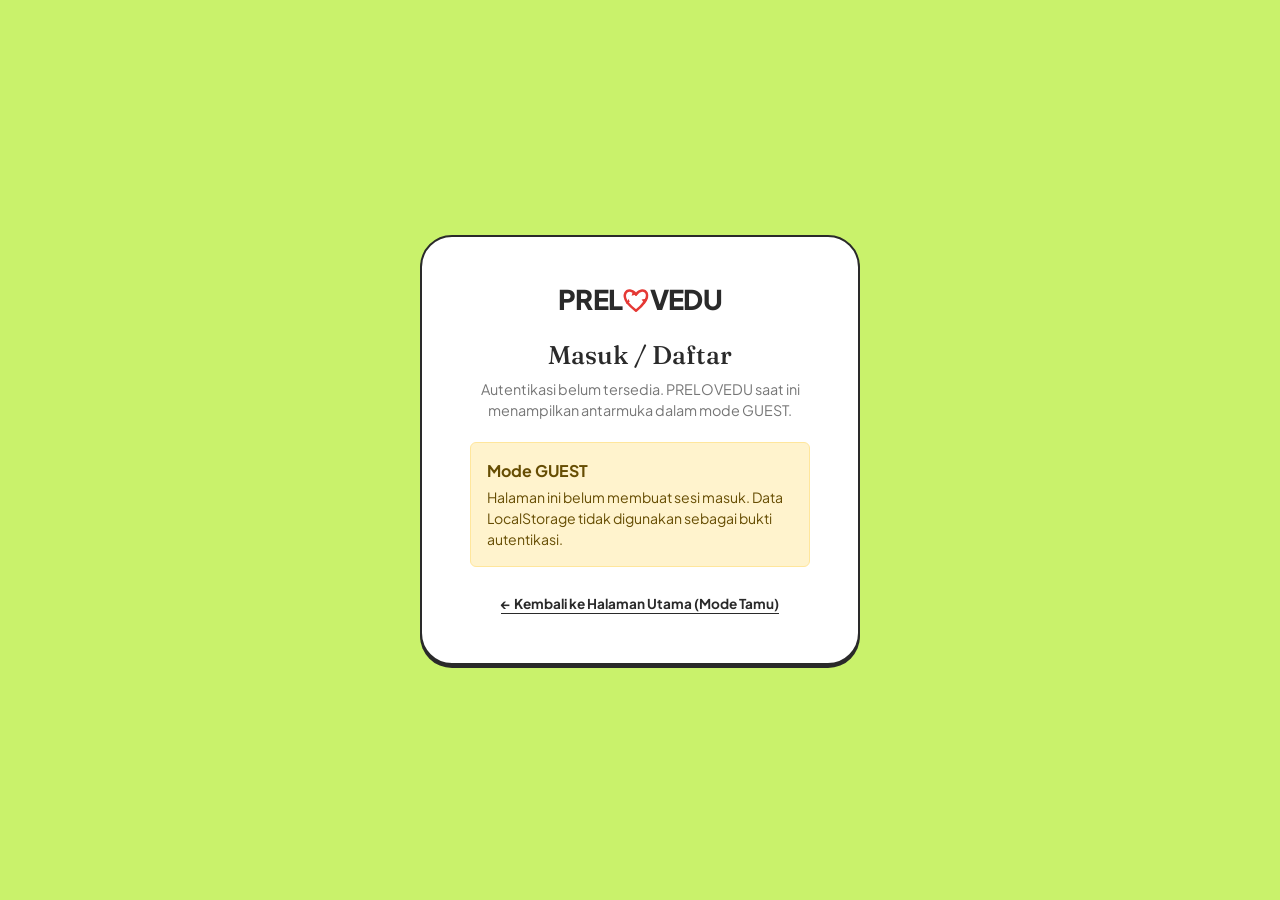
<file: pages/login.html>
<!DOCTYPE html>
<html lang="id">
<head>
  <meta charset="UTF-8" />
  <meta name="viewport" content="width=device-width, initial-scale=1.0, maximum-scale=5.0" />
  <title>Masuk / Daftar — PRELOVEDU</title>

  <link href="https://cdn.jsdelivr.net/npm/bootstrap@5.3.3/dist/css/bootstrap.min.css" rel="stylesheet" />
  <link rel="stylesheet" href="../assets/css/tokens.css" />
  <link rel="stylesheet" href="../assets/css/base.css" />
  <link rel="stylesheet" href="../assets/css/components.css" />
  <link rel="stylesheet" href="../assets/css/pages.css" />
</head>
<body style="background-color: var(--lime); min-height: 100vh; display: flex; align-items: center; justify-content: center; padding: 1.5rem;">

  <!-- Card Login Playful-Editorial -->
  <div class="card p-4 p-sm-5" style="border: var(--border-thick); border-radius: 32px; background: #fff; box-shadow: var(--shadow-flat); max-width: 440px; width: 100%; position: relative; z-index: 2;">
    <!-- Logo Brand -->
    <div class="text-center mb-4" id="login-logo-mount"></div>

    <h1 style="font-family: var(--font-serif); font-size: 1.6rem; text-align: center; margin-bottom: 0.5rem;">
      Masuk / Daftar
    </h1>
    <p style="font-size: 0.9rem; color: var(--ink-muted); text-align: center; margin-bottom: 1.25rem;">
      Autentikasi belum tersedia. PRELOVEDU saat ini menampilkan antarmuka dalam mode GUEST.
    </p>

    <div class="alert alert-warning mb-0" role="status">
      <strong>Mode GUEST</strong>
      <p class="mb-0 mt-1" style="font-size:0.88rem;">Halaman ini belum membuat sesi masuk. Data LocalStorage tidak digunakan sebagai bukti autentikasi.</p>
    </div>

    <div class="text-center mt-4">
      <a href="../index.html" class="section-link" style="font-size: 0.85rem;">
        ← Kembali ke Halaman Utama (Mode Tamu)
      </a>
    </div>
  </div>

  <script type="module">
    import { getWordmarkLogo, renderFavicon } from '../assets/js/components/logo.js';

    document.addEventListener('DOMContentLoaded', () => {
      // Favicon
      const linkFavicon = document.createElement('link');
      linkFavicon.rel = 'icon';
      linkFavicon.type = 'image/svg+xml';
      linkFavicon.href = renderFavicon();
      document.head.appendChild(linkFavicon);

      // Logo Mount
      document.getElementById('login-logo-mount').innerHTML = getWordmarkLogo({ height: 32 });

    });
  </script>
</body>
</html>
</file>
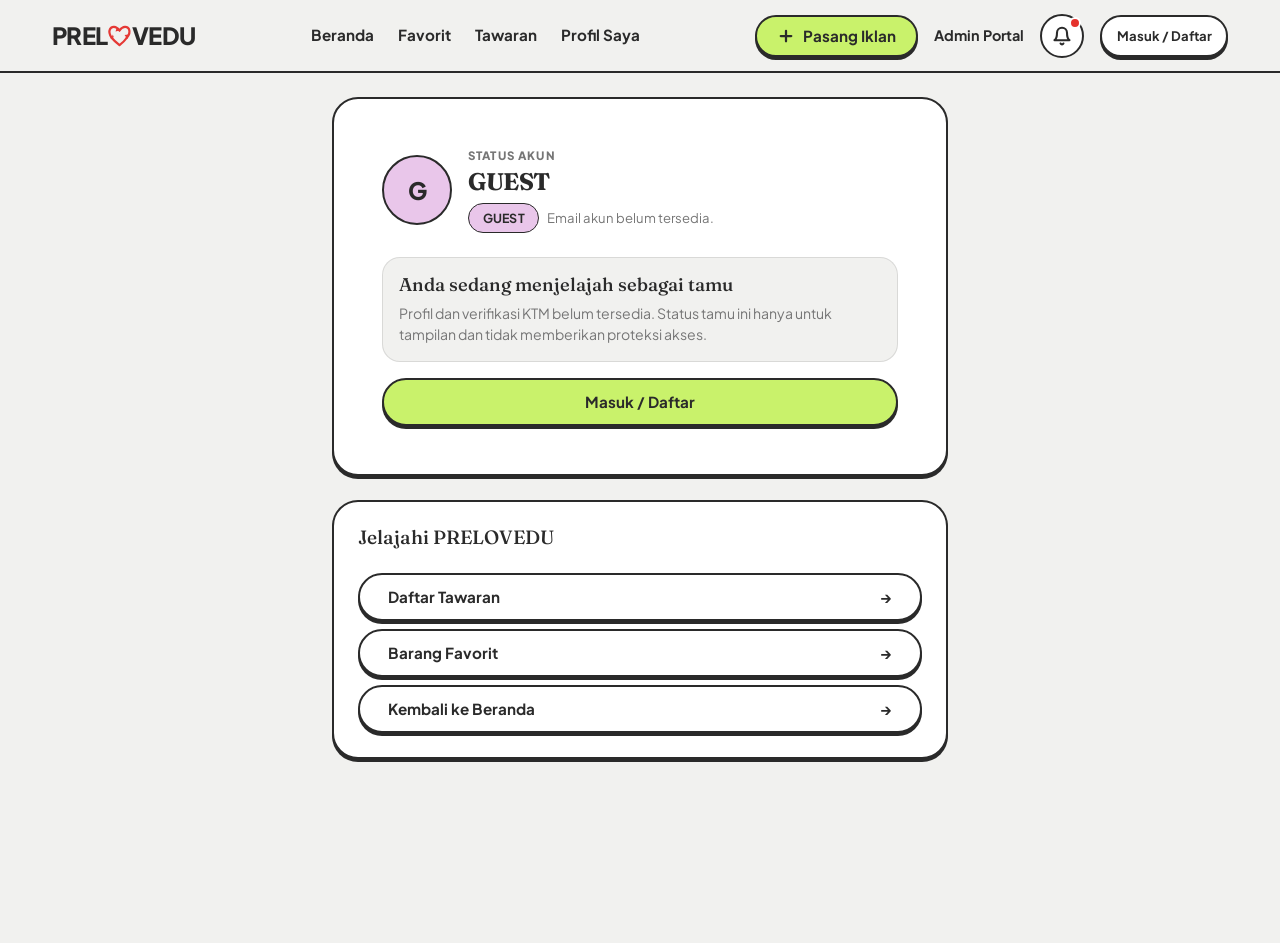
<file: pages/profil.html>
<!DOCTYPE html>
<html lang="id">
<head>
  <meta charset="UTF-8" />
  <meta name="viewport" content="width=device-width, initial-scale=1.0, maximum-scale=5.0" />
  <title>Profil Saya — PRELOVEDU</title>

  <link href="https://cdn.jsdelivr.net/npm/bootstrap@5.3.3/dist/css/bootstrap.min.css" rel="stylesheet" />
  <link rel="stylesheet" href="../assets/css/tokens.css" />
  <link rel="stylesheet" href="../assets/css/base.css" />
  <link rel="stylesheet" href="../assets/css/components.css" />
  <link rel="stylesheet" href="../assets/css/pages.css" />
</head>
<body>

  <!-- Top Header Mount -->
  <div id="header-mount"></div>

  <main class="app-container" style="padding-top: 1.5rem; padding-bottom: 6rem; max-width: 680px;">
    <section class="card p-4 p-md-5 mb-4" aria-labelledby="user-display-name" style="border: var(--border-thick); border-radius: var(--radius-card); background: #fff; box-shadow: var(--shadow-flat);">
      <div class="d-flex align-items-center gap-3">
        <div class="avatar-circle" id="user-display-avatar" aria-hidden="true" style="width: 70px; height: 70px; font-size: 1.5rem; background: var(--lilac);">G</div>
        <div>
          <p class="mb-1" style="font-size:0.72rem; font-weight:800; letter-spacing:0.1em; color:var(--ink-muted);">STATUS AKUN</p>
          <h1 class="hero-title" id="user-display-name" style="font-size:1.5rem; margin-bottom:0.35rem;">GUEST</h1>
          <div class="d-flex flex-wrap align-items-center gap-2">
            <span class="badge-pill badge-pill-lilac" id="badge-ktm-status">GUEST</span>
            <span id="user-display-email" style="font-size:0.82rem; color:var(--ink-muted);">Email akun belum tersedia.</span>
          </div>
        </div>
      </div>

      <div class="mt-4 p-3" role="status" style="background:var(--paper); border:1.5px solid rgba(42,42,42,0.12); border-radius:var(--radius-inner);">
        <h2 style="font-family:var(--font-serif); font-size:1.15rem; margin-bottom:0.4rem;">Anda sedang menjelajah sebagai tamu</h2>
        <p class="mb-0" style="font-size:0.88rem; color:var(--ink-muted);">Profil dan verifikasi KTM belum tersedia. Status tamu ini hanya untuk tampilan dan tidak memberikan proteksi akses.</p>
      </div>

      <a href="login.html" class="btn-pill btn-pill-lime w-100 mt-3" aria-label="Masuk atau daftar">Masuk / Daftar</a>
    </section>

    <section class="card p-4 mb-5" aria-labelledby="profile-links-heading" style="border:var(--border-thick); border-radius:var(--radius-card); background:#fff; box-shadow:var(--shadow-flat);">
      <h2 id="profile-links-heading" style="font-family:var(--font-serif); font-size:1.2rem;">Jelajahi PRELOVEDU</h2>
      <div class="d-flex flex-column gap-2 mt-3">
        <a href="tawaran.html" class="btn-pill btn-pill-outline justify-content-between"><span>Daftar Tawaran</span><span aria-hidden="true">→</span></a>
        <a href="favorit.html" class="btn-pill btn-pill-outline justify-content-between"><span>Barang Favorit</span><span aria-hidden="true">→</span></a>
        <a href="../index.html" class="btn-pill btn-pill-outline justify-content-between"><span>Kembali ke Beranda</span><span aria-hidden="true">→</span></a>
      </div>
    </section>
  </main>

  <!-- Bottom Nav Mount -->
  <div id="bottom-nav-mount"></div>

  <script type="module">
    import { renderHeader, renderBottomNav } from '../assets/js/components/navbar.js';
    import { renderFavicon } from '../assets/js/components/logo.js';
    import { getCurrentUser } from '../assets/js/services/storage.js';

    document.addEventListener('DOMContentLoaded', () => {
      // Favicon
      const linkFavicon = document.createElement('link');
      linkFavicon.rel = 'icon';
      linkFavicon.type = 'image/svg+xml';
      linkFavicon.href = renderFavicon();
      document.head.appendChild(linkFavicon);

      // Render Navs
      document.getElementById('header-mount').innerHTML = renderHeader('profil', '../');
      document.getElementById('bottom-nav-mount').innerHTML = renderBottomNav('profil', '../');

      const user = getCurrentUser();
      const isGuest = !user.isLoggedIn;
      document.getElementById('user-display-name').textContent = isGuest ? 'GUEST' : user.name;
      document.getElementById('user-display-avatar').textContent = isGuest ? 'G' : (user.avatar || 'M');
      document.getElementById('user-display-email').textContent = isGuest ? 'Email akun belum tersedia.' : user.email;
      document.getElementById('badge-ktm-status').textContent = isGuest ? 'GUEST' : (user.isVerified ? 'KTM Terverifikasi' : 'Belum Terverifikasi');
    });
  </script>
</body>
</html>
</file>
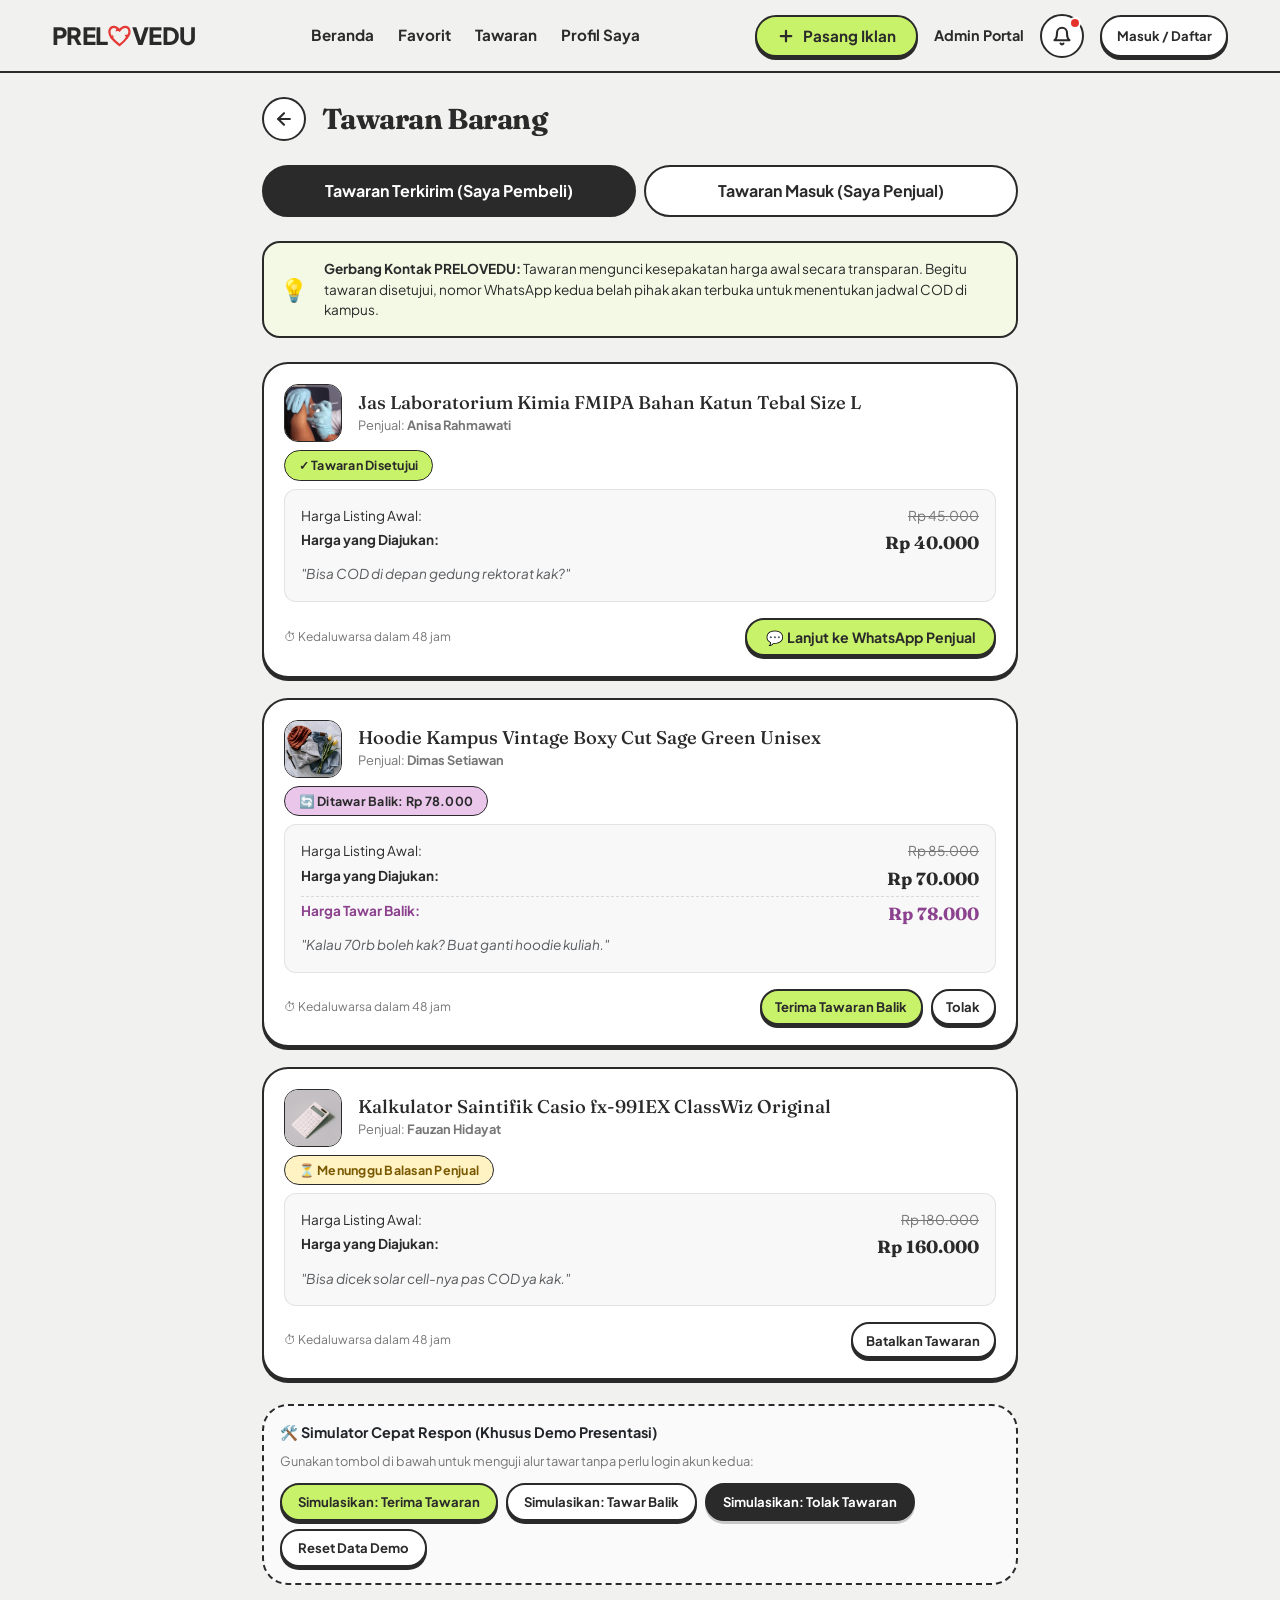
<file: pages/tawaran.html>
<!DOCTYPE html>
<html lang="id">
<head>
  <meta charset="UTF-8" />
  <meta name="viewport" content="width=device-width, initial-scale=1.0, maximum-scale=5.0" />
  <title>Kelola Tawaran — PRELOVEDU</title>

  <link href="https://cdn.jsdelivr.net/npm/bootstrap@5.3.3/dist/css/bootstrap.min.css" rel="stylesheet" />
  <link rel="stylesheet" href="../assets/css/tokens.css" />
  <link rel="stylesheet" href="../assets/css/base.css" />
  <link rel="stylesheet" href="../assets/css/components.css" />
  <link rel="stylesheet" href="../assets/css/pages.css" />

  <style>
    .offer-tab-btn {
      flex: 1;
      padding: 0.75rem 1rem;
      border: var(--border-thick);
      border-radius: var(--radius-pill);
      font-weight: 700;
      background-color: var(--white);
      color: var(--ink);
      cursor: pointer;
      transition: all var(--transition-fast);
      text-align: center;
    }

    .offer-tab-btn.active {
      background-color: var(--ink);
      color: var(--white);
    }

    .offer-card {
      background-color: var(--white);
      border: var(--border-thick);
      border-radius: var(--radius-card);
      padding: 1.25rem;
      box-shadow: var(--shadow-flat);
      margin-bottom: 1.25rem;
      transition: transform var(--transition-fast);
    }

    .offer-thumb-img {
      width: 58px;
      height: 58px;
      object-fit: cover;
      background: var(--lilac);
      border: 1.5px solid var(--ink);
      border-radius: 14px;
      flex-shrink: 0;
    }
  </style>
</head>
<body style="padding-bottom: 95px;">

  <!-- Top Header Mount -->
  <div id="header-mount"></div>

  <main class="app-container" style="padding-top: 1.5rem; max-width: 820px;">
    <!-- Judul Halaman -->
    <div class="d-flex align-items-center justify-content-between mb-4">
      <div class="d-flex align-items-center gap-3">
        <a href="../index.html" class="btn-circle btn-circle-white" aria-label="Kembali ke Beranda" title="Kembali ke Beranda">
          <svg width="20" height="20" viewBox="0 0 24 24" fill="none" stroke="currentColor" stroke-width="2.5" stroke-linecap="round" stroke-linejoin="round">
            <line x1="19" y1="12" x2="5" y2="12"></line>
            <polyline points="12 19 5 12 12 5"></polyline>
          </svg>
        </a>
        <h1 class="hero-title" style="font-size: 1.8rem; margin-bottom: 0;">Tawaran Barang</h1>
      </div>
    </div>

    <!-- Tab Masuk & Terkirim -->
    <div class="d-flex gap-2 mb-4">
      <button type="button" class="offer-tab-btn active" id="tab-btn-sent">
        Tawaran Terkirim (Saya Pembeli)
      </button>
      <button type="button" class="offer-tab-btn" id="tab-btn-inbox">
        Tawaran Masuk (Saya Penjual)
      </button>
    </div>

    <!-- Alert Edukasi Alur Tawar -->
    <div class="p-3 mb-4 d-flex align-items-center gap-3" style="background:#f4f9e6; border:var(--border-thick); border-radius:var(--radius-inner);">
      <span style="font-size:1.4rem;">💡</span>
      <div style="font-size:0.85rem; color:var(--ink);">
        <strong>Gerbang Kontak PRELOVEDU:</strong> Tawaran mengunci kesepakatan harga awal secara transparan. Begitu tawaran disetujui, nomor WhatsApp kedua belah pihak akan terbuka untuk menentukan jadwal COD di kampus.
      </div>
    </div>

    <!-- Daftar List Tawaran -->
    <div id="offers-list-container">
      <div class="skeleton-box" style="height: 140px; border-radius: var(--radius-card); margin-bottom: 1rem;"></div>
    </div>

    <!-- Panel Demo Interaktif untuk Sidang/Presentasi -->
    <div class="card p-3 mt-4 mb-5" style="border: 2px dashed var(--ink); border-radius: var(--radius-card); background: #fafafa;">
      <div class="d-flex align-items-center justify-content-between mb-2">
        <strong style="font-size: 0.9rem;">🛠️ Simulator Cepat Respon (Khusus Demo Presentasi)</strong>
      </div>
      <p style="font-size: 0.8rem; color: var(--ink-muted); margin-bottom: 0.75rem;">
        Gunakan tombol di bawah untuk menguji alur tawar tanpa perlu login akun kedua:
      </p>
      <div class="d-flex flex-wrap gap-2">
        <button type="button" class="btn-pill btn-pill-lime" id="demo-accept" style="min-height: 38px; font-size: 0.82rem; padding: 0.4rem 1rem;">
          Simulasikan: Terima Tawaran
        </button>
        <button type="button" class="btn-pill btn-pill-outline" id="demo-counter" style="min-height: 38px; font-size: 0.82rem; padding: 0.4rem 1rem;">
          Simulasikan: Tawar Balik
        </button>
        <button type="button" class="btn-pill btn-pill-ink" id="demo-reject" style="min-height: 38px; font-size: 0.82rem; padding: 0.4rem 1rem;">
          Simulasikan: Tolak Tawaran
        </button>
        <button type="button" class="btn-pill btn-pill-outline" id="demo-reset" style="min-height: 38px; font-size: 0.82rem; padding: 0.4rem 1rem;">
          Reset Data Demo
        </button>
      </div>
    </div>
  </main>

  <!-- Bottom Navigation Mount -->
  <div id="bottom-nav-mount"></div>

  <script type="module">
    import { renderHeader, renderBottomNav, showToast } from '../assets/js/components/navbar.js';
    import { renderFavicon } from '../assets/js/components/logo.js';
    import { getOffers, saveOffers, updateOffer, getCurrentUser, initStorage } from '../assets/js/services/storage.js';
    import { formatRupiah } from '../assets/js/components/product-card.js';
    import { icons } from '../assets/js/components/icons.js';

    let currentTab = 'sent'; // 'sent' | 'inbox'

    function init() {
      // Favicon
      const linkFavicon = document.createElement('link');
      linkFavicon.rel = 'icon';
      linkFavicon.type = 'image/svg+xml';
      linkFavicon.href = renderFavicon();
      document.head.appendChild(linkFavicon);

      // Render Header & Bottom Nav
      document.getElementById('header-mount').innerHTML = renderHeader('tawaran', '../');
      document.getElementById('bottom-nav-mount').innerHTML = renderBottomNav('home', '../');

      setupTabs();
      setupDemoControls();
      renderOffers();
    }

    if (document.readyState === 'loading') {
      document.addEventListener('DOMContentLoaded', init);
    } else {
      init();
    }

    function setupTabs() {
      const btnSent = document.getElementById('tab-btn-sent');
      const btnInbox = document.getElementById('tab-btn-inbox');

      btnSent.addEventListener('click', () => {
        btnSent.classList.add('active');
        btnInbox.classList.remove('active');
        currentTab = 'sent';
        renderOffers();
      });

      btnInbox.addEventListener('click', () => {
        btnInbox.classList.add('active');
        btnSent.classList.remove('active');
        currentTab = 'inbox';
        renderOffers();
      });
    }

    function renderOffers() {
      const container = document.getElementById('offers-list-container');
      const allOffers = getOffers();
      const currentUser = getCurrentUser();

      // Filter berdasarkan Tab
      let offers = [];
      if (currentTab === 'sent') {
        offers = allOffers.filter(o => o.buyerId === currentUser.id || !o.buyerId);
      } else {
        offers = allOffers.filter(o => o.sellerId === currentUser.id);
      }

      if (offers.length === 0) {
        container.innerHTML = `
          <div class="empty-state-card">
            <div class="empty-state-icon">
              ${icons.tag(32, 2.5)}
            </div>
            <h3 style="font-family:var(--font-serif); font-size:1.35rem; margin-bottom:0.5rem;">
              ${currentTab === 'sent' ? 'Belum Ada Tawaran Terkirim' : 'Belum Ada Tawaran Masuk'}
            </h3>
            <p style="color:var(--ink-muted); font-size:0.9rem; margin-bottom:1.5rem;">
              ${currentTab === 'sent' 
                ? 'Cari barang yang kamu suka di katalog dan ajukan tawaran pertamamu!' 
                : 'Iklan barang yang kamu pasang belum ada tawaran dari mahasiswa lain.'}
            </p>
            <a href="${currentTab === 'sent' ? '../index.html' : 'jual.html'}" class="btn-pill btn-pill-lime">
              ${currentTab === 'sent' ? 'Jelajahi Katalog' : 'Pasang Iklan Sekarang'}
            </a>
          </div>
        `;
        return;
      }

      container.innerHTML = offers.map(offer => {
        let statusBadge = '';
        let actionArea = '';

        if (currentTab === 'sent') {
          // TAB TERKIRIM (Saya Pembeli)
          if (offer.status === 'diterima') {
            statusBadge = '<span class="badge-pill badge-pill-lime">✓ Tawaran Disetujui</span>';
            const waMessage = encodeURIComponent(`Halo kak ${offer.sellerName}, tawaran aku untuk "${offer.productTitle}" di PRELOVEDU disetujui di ${formatRupiah(offer.hargaTawar)}. Kapan bisa COD di kampus?`);
            actionArea = `
              <a href="https://wa.me/${offer.sellerPhone || '628123456789'}?text=${waMessage}" target="_blank" rel="noopener" class="btn-pill btn-pill-lime" style="min-height:38px; padding:0.4rem 1.15rem; font-size:0.88rem;">
                💬 Lanjut ke WhatsApp Penjual
              </a>
            `;
          } else if (offer.status === 'ditawar_balik') {
            const counterPrice = offer.hargaBalik || Math.round(offer.hargaListing * 0.9);
            statusBadge = `<span class="badge-pill badge-pill-lilac">🔄 Ditawar Balik: ${formatRupiah(counterPrice)}</span>`;
            actionArea = `
              <div class="d-flex gap-2">
                <button type="button" class="btn-pill btn-pill-lime btn-accept-counter" data-id="${offer.id}" data-price="${counterPrice}" style="min-height:36px; padding:0.35rem 0.85rem; font-size:0.82rem;">
                  Terima Tawaran Balik
                </button>
                <button type="button" class="btn-pill btn-pill-outline btn-reject-counter" data-id="${offer.id}" style="min-height:36px; padding:0.35rem 0.85rem; font-size:0.82rem;">
                  Tolak
                </button>
              </div>
            `;
          } else if (offer.status === 'ditolak') {
            statusBadge = '<span class="badge-pill" style="background:#f1f1ee; color:var(--ink-muted);">✕ Ditolak</span>';
            actionArea = `
              <a href="detail.html?id=${offer.productId}" class="btn-pill btn-pill-lime" style="min-height:36px; padding:0.35rem 0.85rem; font-size:0.82rem;">
                Tawar Ulang
              </a>
            `;
          } else {
            statusBadge = '<span class="badge-pill" style="background:var(--status-waiting); color:var(--status-waiting-text);">⏳ Menunggu Balasan Penjual</span>';
            actionArea = `
              <button type="button" class="btn-pill btn-pill-outline btn-cancel-offer" data-id="${offer.id}" style="min-height:36px; padding:0.35rem 0.85rem; font-size:0.82rem;">
                Batalkan Tawaran
              </button>
            `;
          }
        } else {
          // TAB MASUK (Saya Penjual)
          if (offer.status === 'diterima') {
            statusBadge = '<span class="badge-pill badge-pill-lime">✓ Anda Menyetujui</span>';
            const waMessage = encodeURIComponent(`Halo ${offer.buyerName}, tawaranmu untuk "${offer.productTitle}" sudah saya setujui di ${formatRupiah(offer.hargaTawar)}. Mau COD jam berapa di kampus?`);
            actionArea = `
              <a href="https://wa.me/${offer.buyerPhone || '628123456789'}?text=${waMessage}" target="_blank" rel="noopener" class="btn-pill btn-pill-lime" style="min-height:38px; padding:0.4rem 1.15rem; font-size:0.88rem;">
                💬 Hubungi Pembeli (WhatsApp)
              </a>
            `;
          } else if (offer.status === 'ditawar_balik') {
            statusBadge = '<span class="badge-pill badge-pill-lilac">🔄 Menunggu Respon Pembeli</span>';
            actionArea = `<span style="font-size:0.82rem; color:var(--ink-muted);">Anda menawarkan balik di ${formatRupiah(offer.hargaBalik || offer.hargaTawar)}</span>`;
          } else if (offer.status === 'ditolak') {
            statusBadge = '<span class="badge-pill" style="background:#f1f1ee; color:var(--ink-muted);">✕ Anda Menolak</span>';
          } else {
            // Menunggu respon dari penjual
            statusBadge = '<span class="badge-pill" style="background:var(--lime); color:var(--ink);">📥 Perlu Respon Anda</span>';
            actionArea = `
              <div class="d-flex gap-2 flex-wrap">
                <button type="button" class="btn-pill btn-pill-lime btn-seller-accept" data-id="${offer.id}" style="min-height:36px; padding:0.35rem 0.85rem; font-size:0.82rem;">
                  Terima (${formatRupiah(offer.hargaTawar)})
                </button>
                <button type="button" class="btn-pill btn-pill-outline btn-seller-counter" data-id="${offer.id}" data-listing="${offer.hargaListing}" data-tawar="${offer.hargaTawar}" style="min-height:36px; padding:0.35rem 0.85rem; font-size:0.82rem;">
                  Tawar Balik
                </button>
                <button type="button" class="btn-pill btn-pill-ink btn-seller-reject" data-id="${offer.id}" style="min-height:36px; padding:0.35rem 0.85rem; font-size:0.82rem;">
                  Tolak
                </button>
              </div>
            `;
          }
        }

        const lawanText = currentTab === 'sent' 
          ? `Penjual: <strong>${offer.sellerName}</strong>`
          : `Pembeli: <strong>${offer.buyerName}</strong>`;
        const imageSource = offer.productImage || 'assets/img/products/prd-001-1.jpg';
        const imageUrl = /^(data:|https?:\/\/)/i.test(imageSource) ? imageSource : `../${imageSource}`;

        return `
          <article class="offer-card" data-id="${offer.id}">
            <div class="d-flex justify-content-between align-items-start gap-2 mb-2 flex-wrap">
              <div class="d-flex align-items-center gap-3">
                <img src="${imageUrl}" alt="${offer.productTitle}" class="offer-thumb-img" />
                <div>
                  <h4 style="font-family:var(--font-serif); font-size:1.15rem; margin-bottom:0.15rem;">
                    <a href="detail.html?id=${offer.productId}">${offer.productTitle}</a>
                  </h4>
                  <div style="font-size:0.8rem; color:var(--ink-muted);">${lawanText}</div>
                </div>
              </div>
              <div>${statusBadge}</div>
            </div>

            <div class="p-3 mb-2" style="background:#f8f8f8; border-radius:var(--radius-sm); border:1px solid rgba(42,42,42,0.1); font-size:0.85rem;">
              <div class="d-flex justify-content-between">
                <span>Harga Listing Awal:</span>
                <span style="text-decoration:line-through; color:var(--ink-muted);">${formatRupiah(offer.hargaListing)}</span>
              </div>
              <div class="d-flex justify-content-between mt-1">
                <strong>Harga yang Diajukan:</strong>
                <strong style="font-family:var(--font-serif); font-size:1.1rem; color:var(--ink);">${formatRupiah(offer.hargaTawar)}</strong>
              </div>
              ${offer.hargaBalik ? `
                <div class="d-flex justify-content-between mt-1 pt-1" style="border-top: 1px dashed rgba(42,42,42,0.15); color: #8c428e;">
                  <strong>Harga Tawar Balik:</strong>
                  <strong style="font-family:var(--font-serif); font-size:1.1rem;">${formatRupiah(offer.hargaBalik)}</strong>
                </div>
              ` : ''}
              ${offer.catatan ? `<div class="mt-2 text-muted fst-italic">"${offer.catatan}"</div>` : ''}
            </div>

            <div class="d-flex align-items-center justify-content-between pt-2 flex-wrap gap-2">
              <span style="font-size:0.75rem; color:var(--ink-muted);">⏱ Kedaluwarsa dalam 48 jam</span>
              <div>${actionArea}</div>
            </div>
          </article>
        `;
      }).join('');

      attachOfferEventListeners();
    }

    function attachOfferEventListeners() {
      // 1. Terima Tawaran Balik (Pembeli)
      document.querySelectorAll('.btn-accept-counter').forEach(btn => {
        btn.addEventListener('click', () => {
          const id = btn.getAttribute('data-id');
          const finalPrice = Number(btn.getAttribute('data-price'));
          updateOffer(id, { status: 'diterima', hargaTawar: finalPrice });
          showToast('✅ Tawaran balik diterima! WhatsApp kedua belah pihak terbuka.');
          renderOffers();
        });
      });

      // 2. Tolak Tawaran Balik (Pembeli)
      document.querySelectorAll('.btn-reject-counter').forEach(btn => {
        btn.addEventListener('click', () => {
          const id = btn.getAttribute('data-id');
          updateOffer(id, { status: 'ditolak' });
          showToast('Tawaran telah ditolak.');
          renderOffers();
        });
      });

      // 3. Batalkan Tawaran (Pembeli)
      document.querySelectorAll('.btn-cancel-offer').forEach(btn => {
        btn.addEventListener('click', () => {
          const id = btn.getAttribute('data-id');
          if (confirm('Batalkan pengajuan tawaran ini?')) {
            const allOffers = getOffers().filter(o => o.id !== id);
            saveOffers(allOffers);
            showToast('Tawaran berhasil dibatalkan.');
            renderOffers();
          }
        });
      });

      // 4. Penjual: Terima Tawaran
      document.querySelectorAll('.btn-seller-accept').forEach(btn => {
        btn.addEventListener('click', () => {
          const id = btn.getAttribute('data-id');
          updateOffer(id, { status: 'diterima' });
          showToast('🎉 Tawaran pembeli disetujui! Kontak WhatsApp terbuka.');
          renderOffers();
        });
      });

      // 5. Penjual: Tawar Balik
      document.querySelectorAll('.btn-seller-counter').forEach(btn => {
        btn.addEventListener('click', () => {
          const id = btn.getAttribute('data-id');
          const listing = Number(btn.getAttribute('data-listing'));
          const tawar = Number(btn.getAttribute('data-tawar'));
          const saran = Math.round((listing + tawar) / 2);
          
          const input = prompt(`Masukkan nominal tawar balik untuk pembeli (Rp):\n(Listing: ${formatRupiah(listing)}, Tawaran: ${formatRupiah(tawar)})`, saran);
          if (input) {
            const num = Number(input.replace(/[^0-9]/g, ''));
            if (num > 0 && num <= listing) {
              updateOffer(id, { status: 'ditawar_balik', hargaBalik: num });
              showToast(`🔄 Berhasil menawar balik di ${formatRupiah(num)}`);
              renderOffers();
            } else {
              alert('Nominal tawar balik harus di atas 0 dan tidak melebihi harga listing.');
            }
          }
        });
      });

      // 6. Penjual: Tolak Tawaran
      document.querySelectorAll('.btn-seller-reject').forEach(btn => {
        btn.addEventListener('click', () => {
          const id = btn.getAttribute('data-id');
          if (confirm('Tolak tawaran dari pembeli ini?')) {
            updateOffer(id, { status: 'ditolak' });
            showToast('Tawaran telah ditolak.');
            renderOffers();
          }
        });
      });
    }

    function setupDemoControls() {
      // Demo Terima
      document.getElementById('demo-accept').addEventListener('click', () => {
        const offers = getOffers();
        if (offers.length > 0) {
          offers[0].status = 'diterima';
          saveOffers(offers);
          showToast('✅ Tawaran pertama disetujui! Tombol WhatsApp terbuka.');
          renderOffers();
        }
      });

      // Demo Tawar Balik
      document.getElementById('demo-counter').addEventListener('click', () => {
        const offers = getOffers();
        if (offers.length > 0) {
          offers[0].status = 'ditawar_balik';
          offers[0].hargaBalik = Math.round(offers[0].hargaListing * 0.92);
          saveOffers(offers);
          showToast('🔄 Penjual menawar balik ke ' + formatRupiah(offers[0].hargaBalik));
          renderOffers();
        }
      });

      // Demo Tolak
      document.getElementById('demo-reject').addEventListener('click', () => {
        const offers = getOffers();
        if (offers.length > 0) {
          offers[0].status = 'ditolak';
          saveOffers(offers);
          showToast('Tawaran pertama telah ditolak.');
          renderOffers();
        }
      });

      // Demo Reset Data
      document.getElementById('demo-reset').addEventListener('click', () => {
        localStorage.removeItem('prelovedu_offers');
        initStorage();
        showToast('🔄 Data tawaran berhasil di-reset ke default.');
        renderOffers();
      });
    }
  </script>
</body>
</html>
</file>
<file: assets/css/tokens.css>
/* PRELOVEDU — Design Tokens (tokens.css) */
:root {
  /* Palet Warna Inti (Playful-Editorial) */
  --lime: #C9F26B;
  --lime-hover: #b8e653;
  --lilac: #E9C6EA;
  --lilac-hover: #dcb3dd;
  --ink: #2A2A2A;
  --ink-light: #4A4A4A;
  --ink-muted: #767676;
  --paper: #F1F1EF;
  --white: #FFFFFF;
  --heart-red: #E5322D;
  --heart-red-soft: #ffeaeb;
  
  /* Status Warna */
  --status-waiting: #FFF3C4;
  --status-waiting-text: #7A5800;
  --status-accepted: var(--lime);
  --status-countered: var(--lilac);
  --status-rejected: #F3E8E8;
  --status-expired: #E2E2E0;

  /* Tipografi */
  --font-serif: 'Fraunces', Georgia, serif;
  --font-sans: 'Plus Jakarta Sans', -apple-system, BlinkMacSystemFont, 'Segoe UI', Roboto, sans-serif;

  /* Border & Outline Khas PRELOVEDU (2-3px Charcoal) */
  --border-thick: 2.5px solid var(--ink);
  --border-thin: 1.5px solid rgba(42, 42, 42, 0.18);
  --border-subtle: 1px solid rgba(42, 42, 42, 0.1);

  /* Sudut Kelengkungan (Sangat Membulat) */
  --radius-card: 26px;
  --radius-pill: 9999px;
  --radius-circle: 50%;
  --radius-inner: 18px;
  --radius-sm: 12px;

  /* Efek Bayangan & Depth */
  --shadow-flat: 0 3px 0 var(--ink);
  --shadow-flat-hover: 0 5px 0 var(--ink);
  --shadow-soft: 0 10px 24px rgba(42, 42, 42, 0.08);
  --shadow-nav: 0 -4px 20px rgba(42, 42, 42, 0.08);

  /* Transisi Konsisten */
  --transition-fast: 150ms cubic-bezier(0.4, 0, 0.2, 1);
  --transition-smooth: 240ms cubic-bezier(0.16, 1, 0.3, 1);

  /* Layout Spacing & Consts */
  --spacing-section: 2rem;
  --bottom-nav-height: 76px;
  --header-height: 72px;
  --max-content-width: 1240px;
}
</file>
<file: assets/css/base.css>
/* PRELOVEDU — Base Styles (base.css) */
@import url('https://fonts.googleapis.com/css2?family=Fraunces:ital,opsz,wght@0,9..144,400;0,9..144,600;0,9..144,700;1,9..144,400&family=Plus+Jakarta+Sans:wght@400;500;600;700;800&display=swap');

*, *::before, *::after {
  box-sizing: border-box;
  margin: 0;
  padding: 0;
  -webkit-tap-highlight-color: transparent;
}

html {
  font-size: 16px;
  scroll-behavior: smooth;
}

body {
  font-family: var(--font-sans);
  background-color: var(--paper);
  color: var(--ink);
  line-height: 1.5;
  min-height: 100vh;
  display: flex;
  flex-direction: column;
  padding-bottom: calc(var(--bottom-nav-height) + 24px);
  position: relative;
  overflow-x: hidden;
}

@media (min-width: 992px) {
  body {
    padding-bottom: 40px;
  }
}

/* Tipografi Khas */
h1, h2, h3, .font-serif, .product-price, .hero-title, .brand-text {
  font-family: var(--font-serif);
  font-feature-settings: "kern" 1, "liga" 1;
  color: var(--ink);
}

h4, h5, h6, p, span, button, input, select, textarea {
  font-family: var(--font-sans);
}

a {
  color: inherit;
  text-decoration: none;
}

img {
  max-width: 100%;
  height: auto;
  display: block;
}

/* Kontainer Standar */
.app-container {
  width: 100%;
  max-width: var(--max-content-width);
  margin-left: auto;
  margin-right: auto;
  padding-left: 1.25rem;
  padding-right: 1.25rem;
}

@media (min-width: 768px) {
  .app-container {
    padding-left: 2rem;
    padding-right: 2rem;
  }
}

/* Aksesibilitas & Focus States */
:focus-visible {
  outline: 3px solid var(--ink);
  outline-offset: 3px;
}

.sr-only {
  position: absolute;
  width: 1px;
  height: 1px;
  padding: 0;
  margin: -1px;
  overflow: hidden;
  clip: rect(0, 0, 0, 0);
  white-space: nowrap;
  border-width: 0;
}

/* Smooth scrollbar styling */
::-webkit-scrollbar {
  width: 8px;
  height: 8px;
}

::-webkit-scrollbar-track {
  background: var(--paper);
}

::-webkit-scrollbar-thumb {
  background: rgba(42, 42, 42, 0.25);
  border-radius: var(--radius-pill);
}

::-webkit-scrollbar-thumb:hover {
  background: var(--ink);
}

/* Hormati prefers-reduced-motion */
@media (prefers-reduced-motion: reduce) {
  *, *::before, *::after {
    animation-duration: 0.01ms !important;
    animation-iteration-count: 1 !important;
    transition-duration: 0.01ms !important;
    scroll-behavior: auto !important;
  }
}
</file>
<file: assets/css/components.css>
/* PRELOVEDU — Reusable Components (components.css) */

/* ==========================================================
   1. TOMBOL (BUTTONS)
   ========================================================== */
.btn-pill {
  display: inline-flex;
  align-items: center;
  justify-content: center;
  gap: 0.5rem;
  padding: 0.75rem 1.75rem;
  border-radius: var(--radius-pill);
  font-weight: 700;
  font-size: 0.95rem;
  border: var(--border-thick);
  cursor: pointer;
  transition: all var(--transition-fast);
  text-decoration: none;
  min-height: 48px;
  line-height: 1;
}

.btn-pill-lime {
  background-color: var(--lime);
  color: var(--ink);
  box-shadow: var(--shadow-flat);
}

.btn-pill-lime:hover, .btn-pill-lime:focus-visible {
  background-color: var(--lime-hover);
  transform: translateY(-2px);
  box-shadow: var(--shadow-flat-hover);
}

.btn-pill-lime:active {
  transform: translateY(1px);
  box-shadow: 0 1px 0 var(--ink);
}

.btn-pill-ink {
  background-color: var(--ink);
  color: var(--white);
  box-shadow: 0 3px 0 rgba(0, 0, 0, 0.2);
}

.btn-pill-ink:hover {
  background-color: var(--ink-light);
  transform: translateY(-2px);
  color: var(--white);
}

.btn-pill-outline {
  background-color: var(--white);
  color: var(--ink);
  box-shadow: var(--shadow-flat);
}

.btn-pill-outline:hover {
  background-color: #f8f8f8;
  transform: translateY(-2px);
}

/* Tombol Ikon Bulat (Round Icon Button) */
.btn-circle {
  width: 44px;
  height: 44px;
  min-width: 44px;
  border-radius: var(--radius-circle);
  display: inline-flex;
  align-items: center;
  justify-content: center;
  border: var(--border-thick);
  background-color: var(--ink);
  color: var(--white);
  cursor: pointer;
  transition: all var(--transition-fast);
  position: relative;
}

.btn-circle:hover {
  transform: scale(1.06);
  background-color: var(--ink-light);
}

.btn-circle:active {
  transform: scale(0.96);
}

.btn-circle-white {
  background-color: var(--white);
  color: var(--ink);
}

.btn-circle-white:hover {
  background-color: #f3f3f3;
  color: var(--ink);
}

.btn-circle-white.is-active, .btn-circle-white.favorited {
  color: var(--heart-red);
  background-color: var(--heart-red-soft);
  border-color: var(--heart-red);
}

.btn-circle-white.favorited svg {
  fill: var(--heart-red);
}

/* Titik Indikator Notifikasi */
.btn-circle .badge-dot {
  position: absolute;
  top: 1px;
  right: 1px;
  width: 12px;
  height: 12px;
  background-color: var(--heart-red);
  border: 2px solid var(--white);
  border-radius: var(--radius-circle);
}

/* ==========================================================
   2. FORM & INPUTS (Pill Styled)
   ========================================================== */
.input-pill {
  width: 100%;
  padding: 0.75rem 1.25rem;
  border-radius: var(--radius-pill);
  border: var(--border-thick);
  background-color: var(--white);
  color: var(--ink);
  font-size: 0.95rem;
  font-family: var(--font-sans);
  outline: none;
  transition: all var(--transition-fast);
}

.input-pill:focus {
  box-shadow: 0 0 0 3px rgba(42, 42, 42, 0.15);
  background-color: #fff;
}

.select-pill {
  appearance: none;
  background-image: url("data:image/svg+xml,%3Csvg xmlns='http://www.w3.org/2000/svg' width='16' height='16' viewBox='0 0 24 24' fill='none' stroke='%232A2A2A' stroke-width='2.5' stroke-linecap='round' stroke-linejoin='round'%3E%3Cpath d='m6 9 6 6 6-6'/%3E%3C/svg%3E");
  background-repeat: no-repeat;
  background-position: right 1.2rem center;
  padding-right: 2.75rem;
  cursor: pointer;
}

/* Search Bar Wrapper */
.search-bar-wrap {
  position: relative;
  display: flex;
  align-items: center;
  width: 100%;
}

.search-bar-wrap .search-icon {
  position: absolute;
  left: 1.15rem;
  color: var(--ink-muted);
  pointer-events: none;
  display: flex;
  align-items: center;
}

.search-bar-wrap input {
  padding-left: 3rem;
  padding-right: 1.25rem;
  height: 52px;
  font-size: 1rem;
}

/* ==========================================================
   3. BADGE & STATUS PILL
   ========================================================== */
.badge-pill {
  display: inline-flex;
  align-items: center;
  gap: 0.35rem;
  padding: 0.3rem 0.85rem;
  border-radius: var(--radius-pill);
  font-size: 0.78rem;
  font-weight: 700;
  letter-spacing: 0.02em;
  border: 1.5px solid var(--ink);
  white-space: nowrap;
}

.badge-pill-lime {
  background-color: var(--lime);
  color: var(--ink);
}

.badge-pill-lilac {
  background-color: var(--lilac);
  color: var(--ink);
}

.badge-pill-ink {
  background-color: var(--ink);
  color: var(--white);
}

.badge-verified {
  background-color: #d1fae5;
  color: #065f46;
  border-color: #065f46;
}

/* ==========================================================
   4. CHIP KATEGORI (Circular + Label)
   ========================================================== */
/* ==========================================================
   4. CHIP KATEGORI (5 Kolom Grid Simetris)
   ========================================================== */
.category-chips-grid,
.category-chips-scroll {
  display: grid;
  grid-template-columns: repeat(5, 1fr);
  width: 100%;
  gap: 0.75rem;
  padding: 0.5rem 0 0.75rem 0;
  justify-items: center;
  align-items: start;
}

.category-chips-scroll::-webkit-scrollbar,
.category-chips-grid::-webkit-scrollbar {
  display: none;
}

.category-item {
  display: flex;
  flex-direction: column;
  align-items: center;
  justify-content: flex-start;
  gap: 0.5rem;
  cursor: pointer;
  text-decoration: none;
  background: none;
  border: none;
  width: 100%;
  max-width: 120px;
  padding: 0;
  transition: transform var(--transition-fast);
}

.category-item:hover {
  transform: translateY(-2px);
}

.category-circle {
  width: 62px;
  height: 62px;
  border-radius: var(--radius-circle);
  background-color: var(--white);
  border: var(--border-thick);
  display: flex;
  align-items: center;
  justify-content: center;
  color: var(--ink);
  transition: background-color var(--transition-fast), border-color var(--transition-fast);
  box-shadow: 0 3px 0 var(--ink);
  flex-shrink: 0;
}

.category-circle svg {
  width: 24px;
  height: 24px;
  display: block;
}

/* Item aktif & hover: HANYA ganti warna/outline, JANGAN membesarkan ukuran */
.category-item.active .category-circle {
  background-color: var(--lilac);
  border-color: var(--ink);
  box-shadow: 0 3px 0 var(--ink);
}

.category-item:hover .category-circle {
  background-color: var(--lilac-hover);
}

/* Label: rata tengah, boleh turun 2 baris, tinggi area label sama */
.category-label {
  font-size: 0.8rem;
  font-weight: 700;
  color: var(--ink);
  text-align: center;
  line-height: 1.25;
  min-height: 2.9em;
  display: inline-block;
  vertical-align: top;
  padding: 0.2rem 0.55rem;
  border-radius: var(--radius-pill);
  border: 1.5px solid transparent;
  width: fit-content;
  max-width: 100%;
  box-sizing: border-box;
  word-break: normal;
  overflow-wrap: break-word;
  transition: background-color var(--transition-fast), border-color var(--transition-fast);
}

.category-item.active .category-label {
  background-color: var(--lilac);
  border-color: var(--ink);
  color: var(--ink);
  font-weight: 800;
  box-shadow: 0 2px 0 var(--ink);
}

/* Responsif Mobile (375px): 5 kolom tetap muat, ikon dikecilkan, tanpa scroll horizontal */
@media (max-width: 480px) {
  .category-chips-grid,
  .category-chips-scroll {
    gap: 0.25rem;
    padding: 0.25rem 0 0.5rem 0;
  }

  .category-item {
    gap: 0.35rem;
    max-width: none;
  }

  .category-circle {
    width: 46px;
    height: 46px;
  }

  .category-circle svg {
    width: 20px;
    height: 20px;
  }

  .category-label {
    font-size: 0.68rem;
    line-height: 1.15;
    min-height: 2.7em;
    padding: 0.15rem 0.3rem;
  }
}

/* Quick Filter Pills (Kondisi & Urutan) */
.filter-pills-row {
  display: flex;
  gap: 0.5rem;
  overflow-x: auto;
  padding-bottom: 0.25rem;
}

.filter-pills-row::-webkit-scrollbar {
  display: none;
}

.chip-filter {
  padding: 0.45rem 1rem;
  border-radius: var(--radius-pill);
  border: var(--border-thick);
  background-color: var(--white);
  font-size: 0.82rem;
  font-weight: 700;
  color: var(--ink);
  cursor: pointer;
  white-space: nowrap;
  transition: all var(--transition-fast);
}

.chip-filter:hover {
  background-color: #f7f7f7;
}

.chip-filter.active {
  background-color: var(--ink);
  color: var(--white);
}

/* ==========================================================
   5. KARTU PRODUK (PRODUCT CARD)
   ========================================================== */
.product-card {
  background-color: var(--white);
  border-radius: var(--radius-card);
  border: var(--border-thick);
  box-shadow: var(--shadow-flat);
  overflow: hidden;
  display: flex;
  flex-direction: column;
  transition: all var(--transition-fast);
  position: relative;
  cursor: pointer;
}

.product-card:hover {
  transform: translateY(-4px);
  box-shadow: 0 7px 0 var(--ink);
}

.product-thumb-box {
  background-color: var(--lilac);
  border-bottom: var(--border-thick);
  position: relative;
  height: 200px;
  display: flex;
  align-items: center;
  justify-content: center;
  padding: 1.25rem;
  overflow: hidden;
}

.product-thumb-box.bg-lime {
  background-color: #ddf799;
}

.product-thumb-box.bg-gray {
  background-color: #ecece9;
}

.product-thumb-box img {
  max-height: 140px;
  max-width: 90%;
  object-fit: contain;
  transition: transform var(--transition-smooth);
  filter: drop-shadow(0 12px 10px rgba(42, 42, 42, 0.22));
  z-index: 2;
}

.product-card:hover .product-thumb-box img {
  transform: scale(1.08) translateY(-3px);
}

/* Bayangan elips di bawah gambar cutout */
.product-thumb-shadow {
  position: absolute;
  bottom: 14px;
  width: 60%;
  height: 18px;
  background: radial-gradient(ellipse at center, rgba(42, 42, 42, 0.25) 0%, rgba(42, 42, 42, 0) 70%);
  border-radius: 50%;
  z-index: 1;
}

/* Tombol Favorit di atas thumbnail */
.product-card .btn-favorite {
  position: absolute;
  top: 12px;
  right: 12px;
  z-index: 3;
}

.product-card .badge-status {
  position: absolute;
  top: 12px;
  left: 12px;
  z-index: 3;
}

.product-card .badge-condition {
  position: absolute;
  bottom: 12px;
  left: 12px;
  z-index: 3;
}

.product-card.is-sold {
  opacity: 0.85;
}

/* Konten Kartu */
.product-card-body {
  padding: 1.25rem;
  display: flex;
  flex-direction: column;
  flex-grow: 1;
  justify-content: space-between;
}

.product-faculty-tag {
  font-size: 0.72rem;
  font-weight: 700;
  text-transform: uppercase;
  letter-spacing: 0.05em;
  color: var(--ink-muted);
  margin-bottom: 0.35rem;
}

.product-title {
  font-family: var(--font-serif);
  font-size: 1.15rem;
  font-weight: 600;
  color: var(--ink);
  line-height: 1.3;
  margin-bottom: 0.4rem;
  display: -webkit-box;
  -webkit-line-clamp: 2;
  -webkit-box-orient: vertical;
  overflow: hidden;
  min-height: 2.6rem;
}

.product-seller-info {
  display: flex;
  align-items: center;
  gap: 0.4rem;
  font-size: 0.8rem;
  color: var(--ink-light);
  margin-bottom: 0.75rem;
}

.product-card-footer {
  display: flex;
  align-items: center;
  justify-content: space-between;
  margin-top: auto;
  padding-top: 0.5rem;
}

.product-price-val {
  font-family: var(--font-serif);
  font-size: 1.35rem;
  font-weight: 700;
  color: var(--ink);
  letter-spacing: -0.01em;
}

/* ==========================================================
   6. HEADER (DESKTOP) & TOP BAR (MOBILE)
   ========================================================== */
.top-nav-bar {
  background-color: var(--paper);
  border-bottom: var(--border-thick);
  position: sticky;
  top: 0;
  z-index: 100;
  padding: 0.85rem 0;
}

.top-nav-content {
  display: flex;
  align-items: center;
  justify-content: space-between;
  gap: 1.5rem;
}

.user-greeting {
  display: flex;
  align-items: center;
  gap: 0.75rem;
}

.avatar-circle {
  width: 44px;
  height: 44px;
  border-radius: var(--radius-circle);
  border: var(--border-thick);
  background-color: var(--lilac);
  display: flex;
  align-items: center;
  justify-content: center;
  font-weight: 800;
  color: var(--ink);
  overflow: hidden;
}

.user-greeting-text .salutation {
  font-size: 0.75rem;
  color: var(--ink-muted);
  font-weight: 600;
  text-transform: uppercase;
  letter-spacing: 0.04em;
  display: block;
}

.user-greeting-text .user-name {
  font-family: var(--font-serif);
  font-size: 1.15rem;
  font-weight: 700;
  line-height: 1.1;
}

/* ==========================================================
   7. BOTTOM NAVIGATION (MOBILE)
   ========================================================== */
.bottom-nav-wrap {
  position: fixed;
  bottom: 14px;
  left: 0;
  right: 0;
  z-index: 999;
  display: flex;
  justify-content: center;
  padding: 0 1rem;
  pointer-events: none;
}

@media (min-width: 992px) {
  .bottom-nav-wrap {
    display: none;
  }
}

.bottom-nav-bar {
  pointer-events: auto;
  background-color: var(--ink);
  border: var(--border-thick);
  border-radius: var(--radius-pill);
  box-shadow: 0 8px 25px rgba(0, 0, 0, 0.3);
  display: flex;
  align-items: center;
  padding: 0.45rem 0.65rem;
  gap: 0.4rem;
  max-width: 420px;
  width: 100%;
  justify-content: space-around;
}

.nav-tab-item {
  position: relative;
  display: flex;
  flex-direction: column;
  align-items: center;
  justify-content: center;
  width: 58px;
  height: 52px;
  color: var(--white);
  text-decoration: none;
  border-radius: var(--radius-pill);
  transition: all var(--transition-fast);
  z-index: 1;
}

/* Lingkaran Lilac Besar untuk Tab Aktif sesuai spec referensi */
.nav-tab-item.active {
  color: var(--ink);
}

.nav-tab-item.active::before {
  content: '';
  position: absolute;
  top: 50%;
  left: 50%;
  transform: translate(-50%, -50%);
  width: 46px;
  height: 46px;
  background-color: var(--lilac);
  border-radius: var(--radius-circle);
  z-index: -1;
  box-shadow: 0 2px 8px rgba(0, 0, 0, 0.2);
  transition: all var(--transition-fast);
}

.nav-tab-item svg {
  width: 22px;
  height: 22px;
}

.nav-tab-label {
  font-size: 0.65rem;
  font-weight: 700;
  margin-top: 2px;
}

/* Tombol Jual di tengah (+) */
.nav-tab-sell {
  background-color: var(--lime);
  color: var(--ink);
  border: 2px solid var(--ink);
  width: 48px;
  height: 48px;
  border-radius: var(--radius-circle);
  display: flex;
  align-items: center;
  justify-content: center;
  box-shadow: 0 3px 0 var(--ink);
  transition: transform var(--transition-fast);
}

.nav-tab-sell:hover {
  transform: scale(1.08);
}

/* ==========================================================
   8. TOAST NOTIFICATION
   ========================================================== */
.toast-container {
  position: fixed;
  bottom: 90px;
  left: 50%;
  transform: translateX(-50%);
  z-index: 1050;
  display: flex;
  flex-direction: column;
  gap: 0.5rem;
  pointer-events: none;
  width: 90%;
  max-width: 400px;
}

@media (min-width: 992px) {
  .toast-container {
    bottom: 24px;
    right: 24px;
    left: auto;
    transform: none;
  }
}

.toast-item {
  pointer-events: auto;
  background-color: var(--ink);
  color: var(--white);
  border: var(--border-thick);
  border-radius: var(--radius-pill);
  padding: 0.75rem 1.25rem;
  display: flex;
  align-items: center;
  justify-content: space-between;
  gap: 0.75rem;
  font-size: 0.88rem;
  font-weight: 600;
  box-shadow: 0 6px 20px rgba(0, 0, 0, 0.25);
  animation: toastSlideUp 0.3s cubic-bezier(0.16, 1, 0.3, 1) forwards;
}

@keyframes toastSlideUp {
  from {
    opacity: 0;
    transform: translateY(20px);
  }
  to {
    opacity: 1;
    transform: translateY(0);
  }
}

/* ==========================================================
   9. SKELETON & EMPTY STATE
   ========================================================== */
.skeleton-box {
  background: linear-gradient(90deg, #e3e3e0 25%, #f1f1ee 50%, #e3e3e0 75%);
  background-size: 200% 100%;
  animation: shimmer 1.5s infinite;
  border-radius: var(--radius-sm);
}

@keyframes shimmer {
  0% { background-position: 200% 0; }
  100% { background-position: -200% 0; }
}

.empty-state-card {
  background-color: var(--white);
  border: var(--border-thick);
  border-radius: var(--radius-card);
  padding: 3rem 1.5rem;
  text-align: center;
  box-shadow: var(--shadow-flat);
  max-width: 480px;
  margin: 2rem auto;
}

.empty-state-icon {
  width: 72px;
  height: 72px;
  border-radius: var(--radius-circle);
  background-color: var(--lilac);
  border: var(--border-thick);
  display: flex;
  align-items: center;
  justify-content: center;
  margin: 0 auto 1.25rem auto;
}

/* ==========================================================
   10. PETA COD INTERAKTIF & LEAFLET CUSTOM STYLING
   ========================================================== */
.map-wrapper {
  border: var(--border-thick);
  border-radius: var(--radius-inner);
  overflow: hidden;
  box-shadow: var(--shadow-flat);
  position: relative;
  background-color: var(--paper);
}

.map-container {
  height: 320px;
  width: 100%;
  z-index: 1;
}

.custom-map-pin-wrapper {
  background: transparent !important;
  border: none !important;
}

.custom-map-pin {
  display: flex;
  align-items: center;
  justify-content: center;
  position: relative;
  transition: transform var(--transition-fast);
  cursor: pointer;
}

.custom-map-pin:hover {
  transform: translateY(-4px) scale(1.08);
}

.custom-map-pin.is-selected {
  transform: translateY(-4px) scale(1.12);
  z-index: 999;
}

/* Custom Popup Leaflet Bergaya PRELOVEDU Playful-Editorial */
.leaflet-popup.prelovedu-leaflet-popup .leaflet-popup-content-wrapper {
  background: var(--white);
  border: var(--border-thick);
  border-radius: 14px;
  box-shadow: var(--shadow-flat);
  padding: 0.5rem 0.75rem;
  font-family: var(--font-sans);
}

.leaflet-popup.prelovedu-leaflet-popup .leaflet-popup-content {
  margin: 0.35rem 0.45rem;
  line-height: 1.35;
}

.leaflet-popup.prelovedu-leaflet-popup .leaflet-popup-tip-container {
  margin-top: -1px;
}

.leaflet-popup.prelovedu-leaflet-popup .leaflet-popup-tip {
  background: var(--white);
  box-shadow: none;
  border-bottom: 2.5px solid var(--ink);
  border-right: 2.5px solid var(--ink);
}

.cod-map-popup .popup-tag {
  display: inline-block;
  font-size: 0.7rem;
  font-weight: 800;
  text-transform: uppercase;
  padding: 0.15rem 0.5rem;
  border-radius: var(--radius-pill);
  border: 1.5px solid var(--ink);
  margin-bottom: 0.3rem;
}

.cod-map-popup .popup-tag.badge-safe {
  background-color: var(--lime);
  color: var(--ink);
}

.cod-map-popup .popup-tag.badge-custom {
  background-color: var(--lilac);
  color: var(--ink);
}

.cod-map-popup .popup-tag.badge-rejected {
  background-color: #ffd8d6;
  color: var(--heart-red);
}

.cod-map-popup .popup-title {
  font-weight: 800;
  font-size: 0.92rem;
  color: var(--ink);
  margin-bottom: 0.15rem;
}

.cod-map-popup .popup-sub {
  font-size: 0.78rem;
  color: var(--ink-muted);
  margin-bottom: 0.25rem;
}

.cod-map-popup .popup-coords {
  font-size: 0.72rem;
  font-family: monospace;
  color: var(--ink-light);
  background: var(--paper);
  padding: 0.15rem 0.4rem;
  border-radius: 6px;
  display: inline-block;
}

/* Leaflet Zoom Controls Custom */
.leaflet-bar {
  border: none !important;
  box-shadow: none !important;
}

.leaflet-bar a {
  background-color: var(--white) !important;
  color: var(--ink) !important;
  border: 2px solid var(--ink) !important;
  border-radius: 10px !important;
  box-shadow: 0 3px 0 var(--ink) !important;
  margin-bottom: 6px !important;
  font-weight: 800 !important;
  font-size: 1.1rem !important;
  line-height: 28px !important;
  width: 34px !important;
  height: 34px !important;
  transition: all var(--transition-fast) !important;
}

.leaflet-bar a:hover {
  background-color: var(--lime) !important;
  transform: translateY(-1px);
}
</file>
<file: assets/css/pages.css>
/* PRELOVEDU — Page Layouts & Specific Styles (pages.css) */

/* ==========================================================
   1. HERO BANNER "HOT DEALS" (Playful-Editorial)
   ========================================================== */
.hero-banner {
  background-color: var(--lime);
  border: var(--border-thick);
  border-radius: var(--radius-card);
  box-shadow: var(--shadow-flat);
  position: relative;
  overflow: hidden;
  margin-top: 1.25rem;
  margin-bottom: var(--spacing-section);
  padding: 2rem 1.5rem;
}

@media (min-width: 768px) {
  .hero-banner {
    padding: 3rem 2.5rem;
    min-height: 280px;
  }
}

/* Dekorasi SVG squiggly organik di latar belakang */
.hero-deco-squiggly {
  position: absolute;
  top: -20px;
  right: -20px;
  width: 320px;
  height: 320px;
  pointer-events: none;
  opacity: 0.65;
  z-index: 0;
}

.hero-banner-content {
  position: relative;
  z-index: 2;
  display: flex;
  flex-direction: column;
  justify-content: space-between;
  gap: 1.5rem;
}

@media (min-width: 768px) {
  .hero-banner-content {
    flex-direction: row;
    align-items: center;
  }
}

.hero-text-col {
  max-width: 520px;
}

.hero-pill-tag {
  display: inline-flex;
  align-items: center;
  gap: 0.4rem;
  background-color: var(--white);
  border: var(--border-thick);
  border-radius: var(--radius-pill);
  padding: 0.35rem 0.9rem;
  font-size: 0.82rem;
  font-weight: 800;
  color: var(--ink);
  margin-bottom: 0.85rem;
  box-shadow: 0 2px 0 var(--ink);
}

.hero-title {
  font-size: 1.85rem;
  font-weight: 700;
  line-height: 1.2;
  color: var(--ink);
  margin-bottom: 0.75rem;
  letter-spacing: -0.02em;
}

@media (min-width: 768px) {
  .hero-title {
    font-size: 2.35rem;
  }
}

.hero-subtitle {
  font-size: 0.95rem;
  color: var(--ink-light);
  line-height: 1.45;
  margin-bottom: 1.35rem;
}

.hero-image-col {
  position: relative;
  display: flex;
  justify-content: center;
  align-items: center;
}

.hero-featured-img-wrap {
  position: relative;
  width: 220px;
  height: 180px;
  display: flex;
  align-items: center;
  justify-content: center;
}

@media (min-width: 768px) {
  .hero-featured-img-wrap {
    width: 280px;
    height: 220px;
  }
}

.hero-featured-img {
  max-width: 90%;
  max-height: 160px;
  object-fit: contain;
  filter: drop-shadow(0 15px 12px rgba(42, 42, 42, 0.28));
  z-index: 2;
  animation: floatSoft 4s ease-in-out infinite alternate;
}

@keyframes floatSoft {
  0% { transform: translateY(0px) rotate(-1deg); }
  100% { transform: translateY(-8px) rotate(2deg); }
}

.hero-featured-shadow {
  position: absolute;
  bottom: 8px;
  width: 70%;
  height: 20px;
  background: radial-gradient(ellipse at center, rgba(42, 42, 42, 0.3) 0%, rgba(42, 42, 42, 0) 70%);
  border-radius: 50%;
  z-index: 1;
}

/* Dots Indikator Carousel Hero */
.carousel-dots {
  display: flex;
  gap: 0.5rem;
  justify-content: center;
  margin-top: 1rem;
}

.carousel-dot {
  width: 10px;
  height: 10px;
  border-radius: var(--radius-circle);
  border: 1.5px solid var(--ink);
  background-color: transparent;
  cursor: pointer;
  transition: all var(--transition-fast);
}

.carousel-dot.active {
  width: 24px;
  border-radius: var(--radius-pill);
  background-color: var(--ink);
}

/* ==========================================================
   2. SEARCH & FACULTY FILTER BAR
   ========================================================== */
.search-filter-section {
  display: flex;
  flex-direction: column;
  gap: 0.75rem;
  margin-bottom: 1.75rem;
}

@media (min-width: 768px) {
  .search-filter-section {
    flex-direction: row;
    align-items: center;
  }
}

.faculty-dropdown-wrap {
  min-width: 220px;
}

/* ==========================================================
   3. SECTION HEADERS
   ========================================================== */
.section-header {
  display: flex;
  align-items: baseline;
  justify-content: space-between;
  margin-bottom: 1rem;
  padding: 0 0.25rem;
}

.section-title {
  font-family: var(--font-serif);
  font-size: 1.45rem;
  font-weight: 700;
  color: var(--ink);
  display: flex;
  align-items: center;
  gap: 0.5rem;
}

.section-link {
  font-size: 0.85rem;
  font-weight: 700;
  color: var(--ink);
  text-decoration: underline;
  text-underline-offset: 4px;
  transition: color var(--transition-fast);
}

.section-link:hover {
  color: var(--ink-light);
}

/* Spacing Vertikal Konsisten Antar Bagian */
.category-section {
  margin-bottom: var(--spacing-section);
}

.featured-section {
  margin-bottom: var(--spacing-section);
}

/* ==========================================================
   4. FEATURED PRODUCTS (HORIZONTAL HERO CARD)
   ========================================================== */
.featured-card {
  background-color: var(--white);
  border: var(--border-thick);
  border-radius: var(--radius-card);
  box-shadow: var(--shadow-flat);
  display: flex;
  flex-direction: column;
  overflow: hidden;
  margin-bottom: 0;
  transition: transform var(--transition-fast);
}

@media (min-width: 640px) {
  .featured-card {
    flex-direction: row;
    min-height: 220px;
  }
}

.featured-card:hover {
  transform: translateY(-3px);
  box-shadow: 0 6px 0 var(--ink);
}

.featured-card-media {
  background-color: var(--lilac);
  border-bottom: var(--border-thick);
  display: flex;
  align-items: center;
  justify-content: center;
  padding: 1.5rem;
  position: relative;
  min-height: 180px;
}

@media (min-width: 640px) {
  .featured-card-media {
    width: 40%;
    border-bottom: none;
    border-right: var(--border-thick);
  }
}

.featured-card-media img {
  max-height: 140px;
  filter: drop-shadow(0 10px 10px rgba(42, 42, 42, 0.2));
  z-index: 2;
}

.featured-card-content {
  padding: 1.5rem;
  display: flex;
  flex-direction: column;
  justify-content: space-between;
  flex-grow: 1;
}

.color-swatches-row {
  display: flex;
  gap: 0.4rem;
  margin: 0.5rem 0;
}

.color-swatch-dot {
  width: 14px;
  height: 14px;
  border-radius: var(--radius-circle);
  border: 1px solid rgba(42, 42, 42, 0.3);
}

/* ==========================================================
   5. RESPONSIVE PRODUCT GRID
   ========================================================== */
.products-grid {
  display: grid;
  grid-template-columns: repeat(2, 1fr);
  gap: 1rem;
  margin-bottom: 2.5rem;
}

@media (max-width: 420px) {
  .products-grid {
    grid-template-columns: 1fr;
    gap: 1rem;
  }
}

@media (min-width: 768px) {
  .products-grid {
    grid-template-columns: repeat(3, 1fr);
    gap: 1.5rem;
  }
}

@media (min-width: 1100px) {
  .products-grid {
    grid-template-columns: repeat(4, 1fr);
    gap: 1.5rem;
  }
}

/* ==========================================================
   6. PENGINGAT KEAMANAN (SAFETY REMINDER BAR)
   ========================================================== */
.safety-banner {
  background-color: #fff9db;
  border: var(--border-thick);
  border-radius: var(--radius-card);
  padding: 1rem 1.25rem;
  display: flex;
  align-items: center;
  gap: 0.85rem;
  font-size: 0.88rem;
  font-weight: 600;
  color: var(--ink);
  margin-bottom: 2rem;
  box-shadow: var(--shadow-flat);
}

.safety-icon {
  width: 36px;
  height: 36px;
  border-radius: var(--radius-circle);
  background-color: var(--white);
  border: 2px solid var(--ink);
  display: flex;
  align-items: center;
  justify-content: center;
  flex-shrink: 0;
}

/* ==========================================================
   7. FOOTER INFORMASI
   ========================================================== */
.app-footer {
  background-color: var(--white);
  border-top: var(--border-thick);
  padding: 3rem 0;
  margin-top: 3rem;
  text-align: center;
}

.footer-brand {
  display: inline-flex;
  align-items: center;
  gap: 0.6rem;
  margin-bottom: 0.75rem;
}

.footer-text {
  font-size: 0.85rem;
  color: var(--ink-muted);
  max-width: 480px;
  margin: 0 auto 1.5rem auto;
}
</file>
